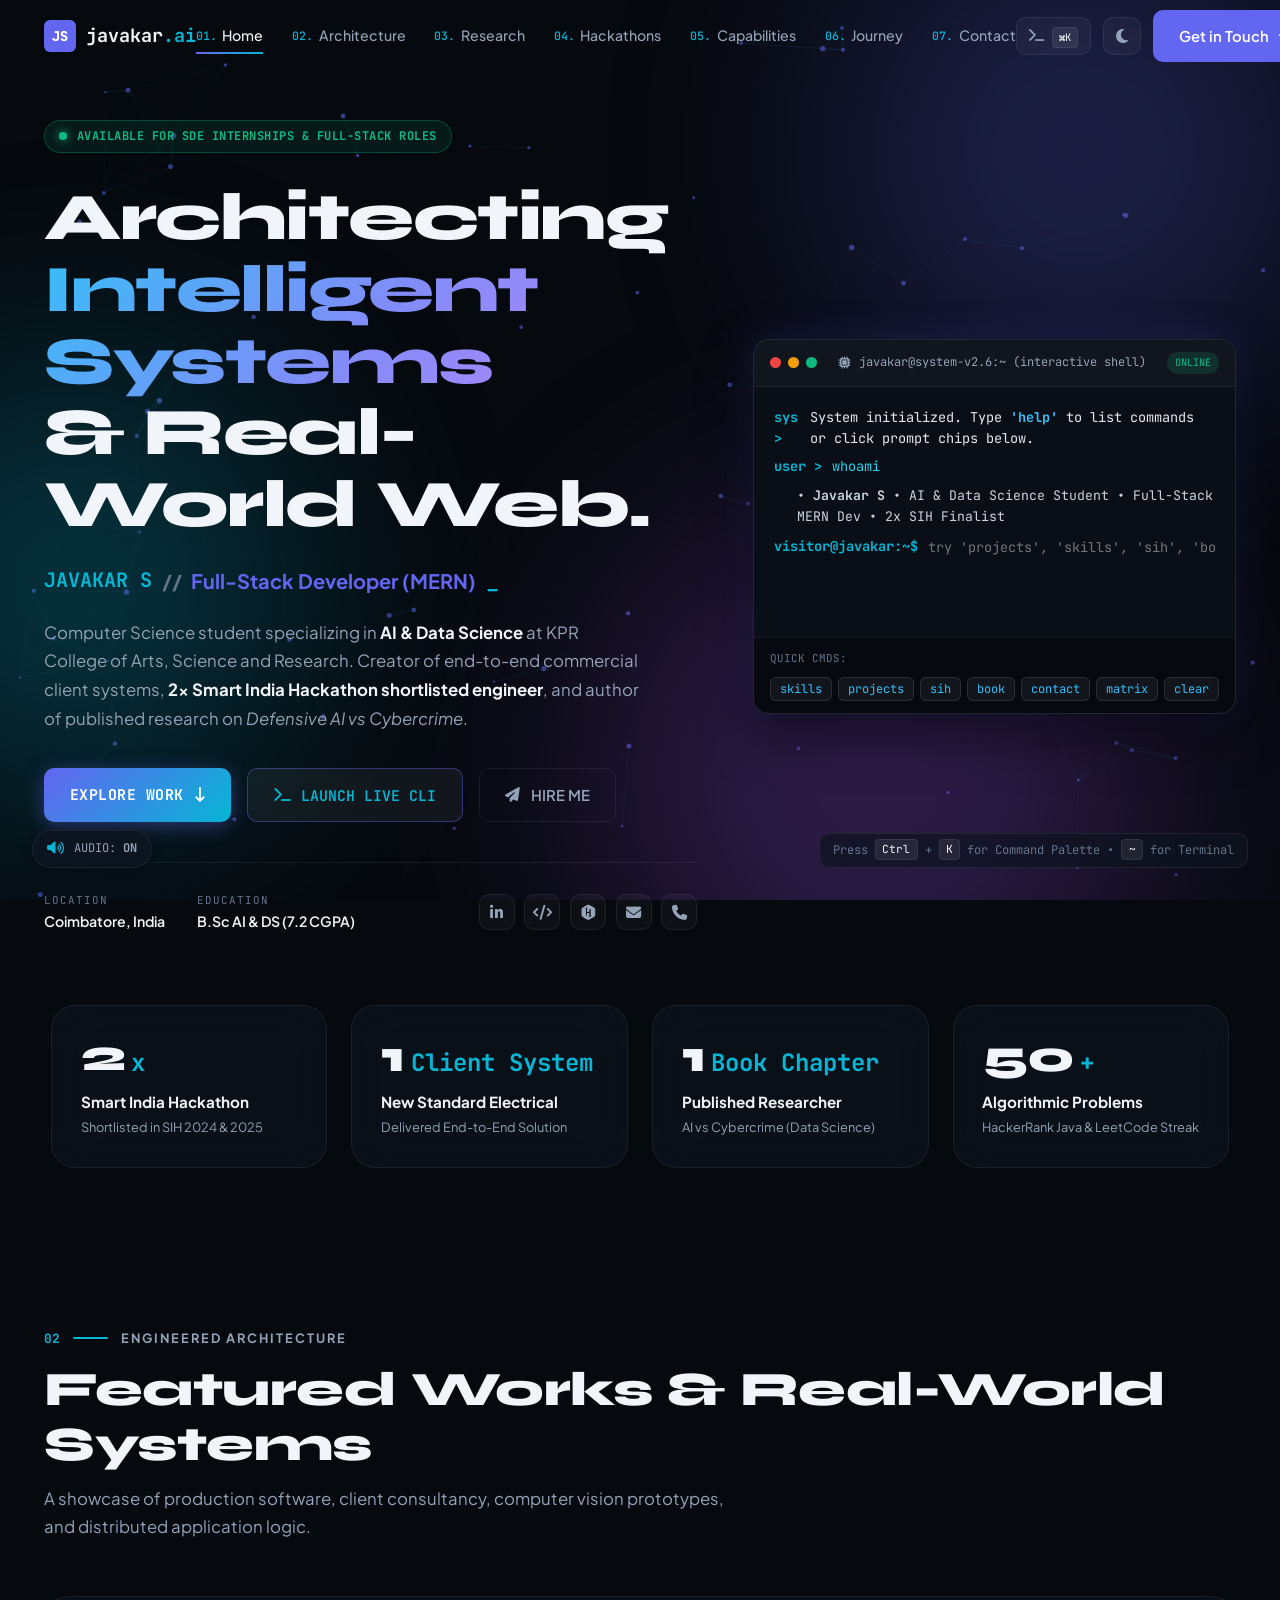
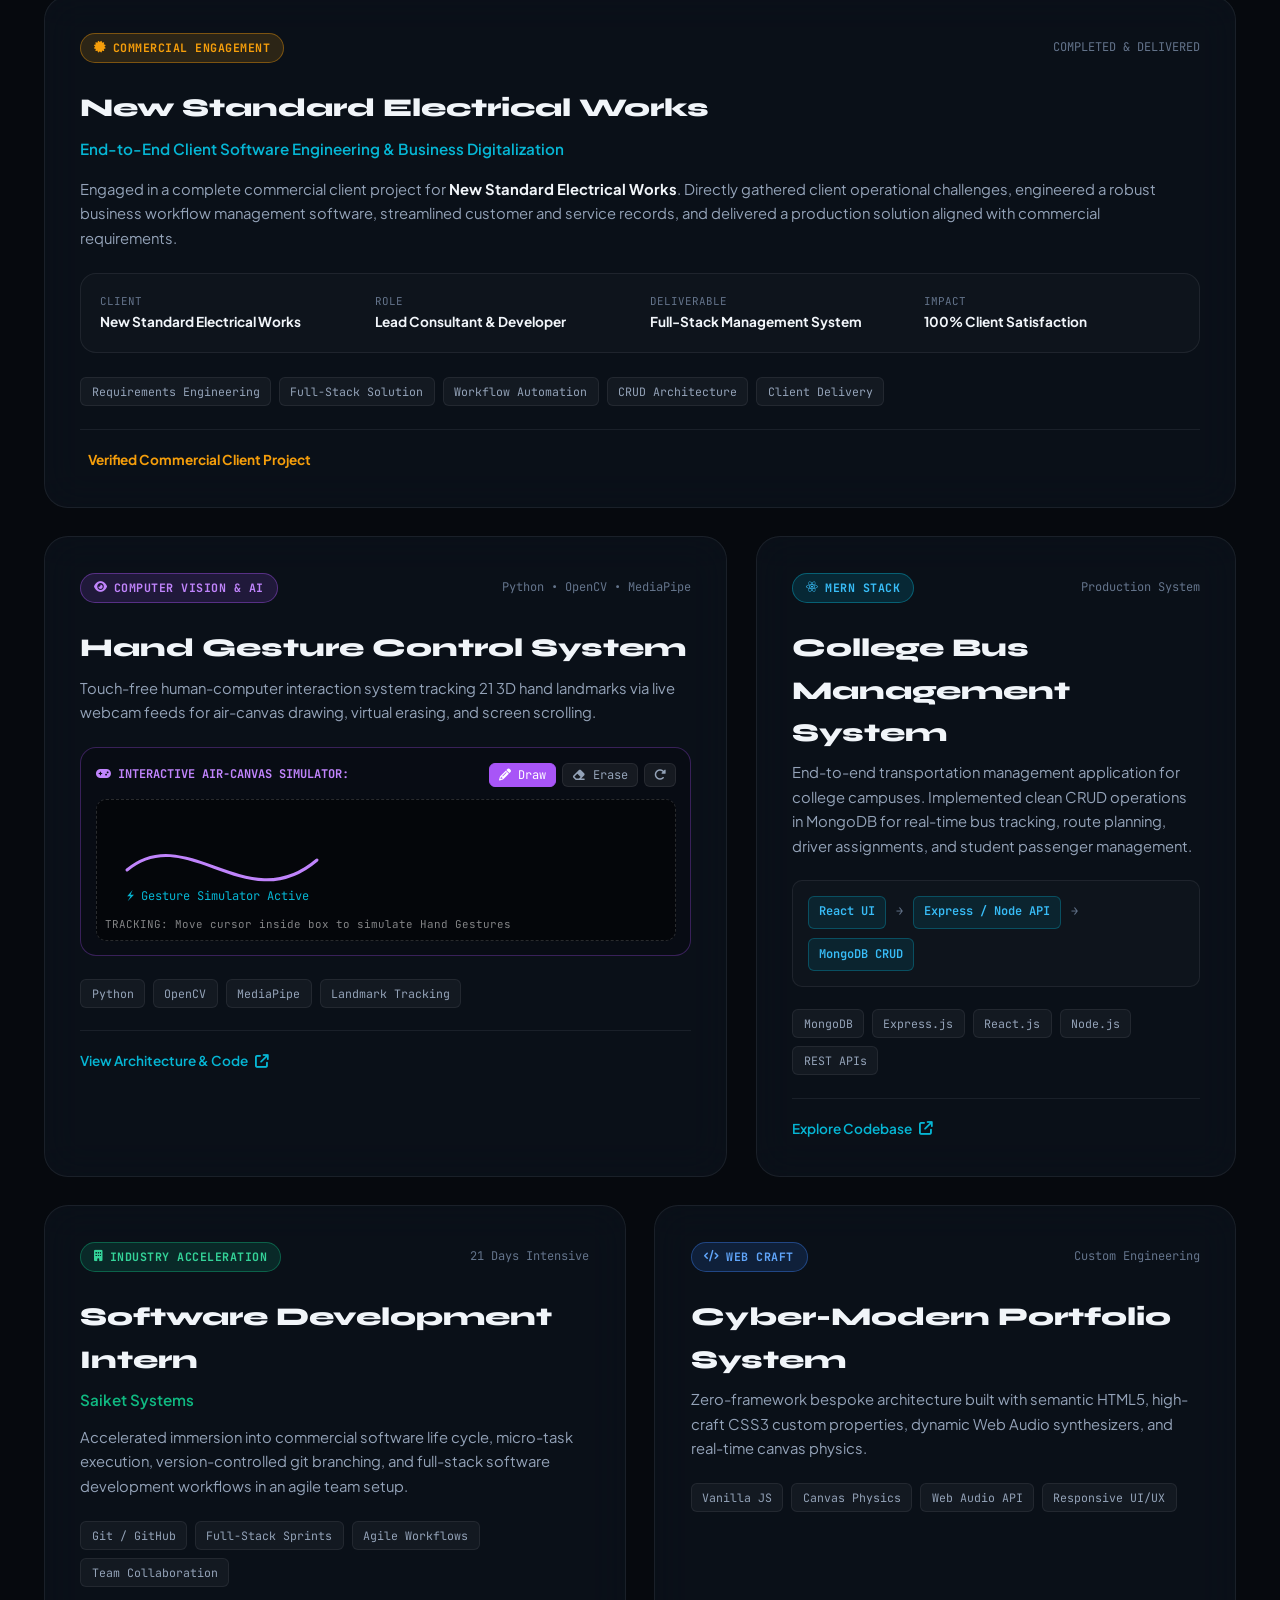
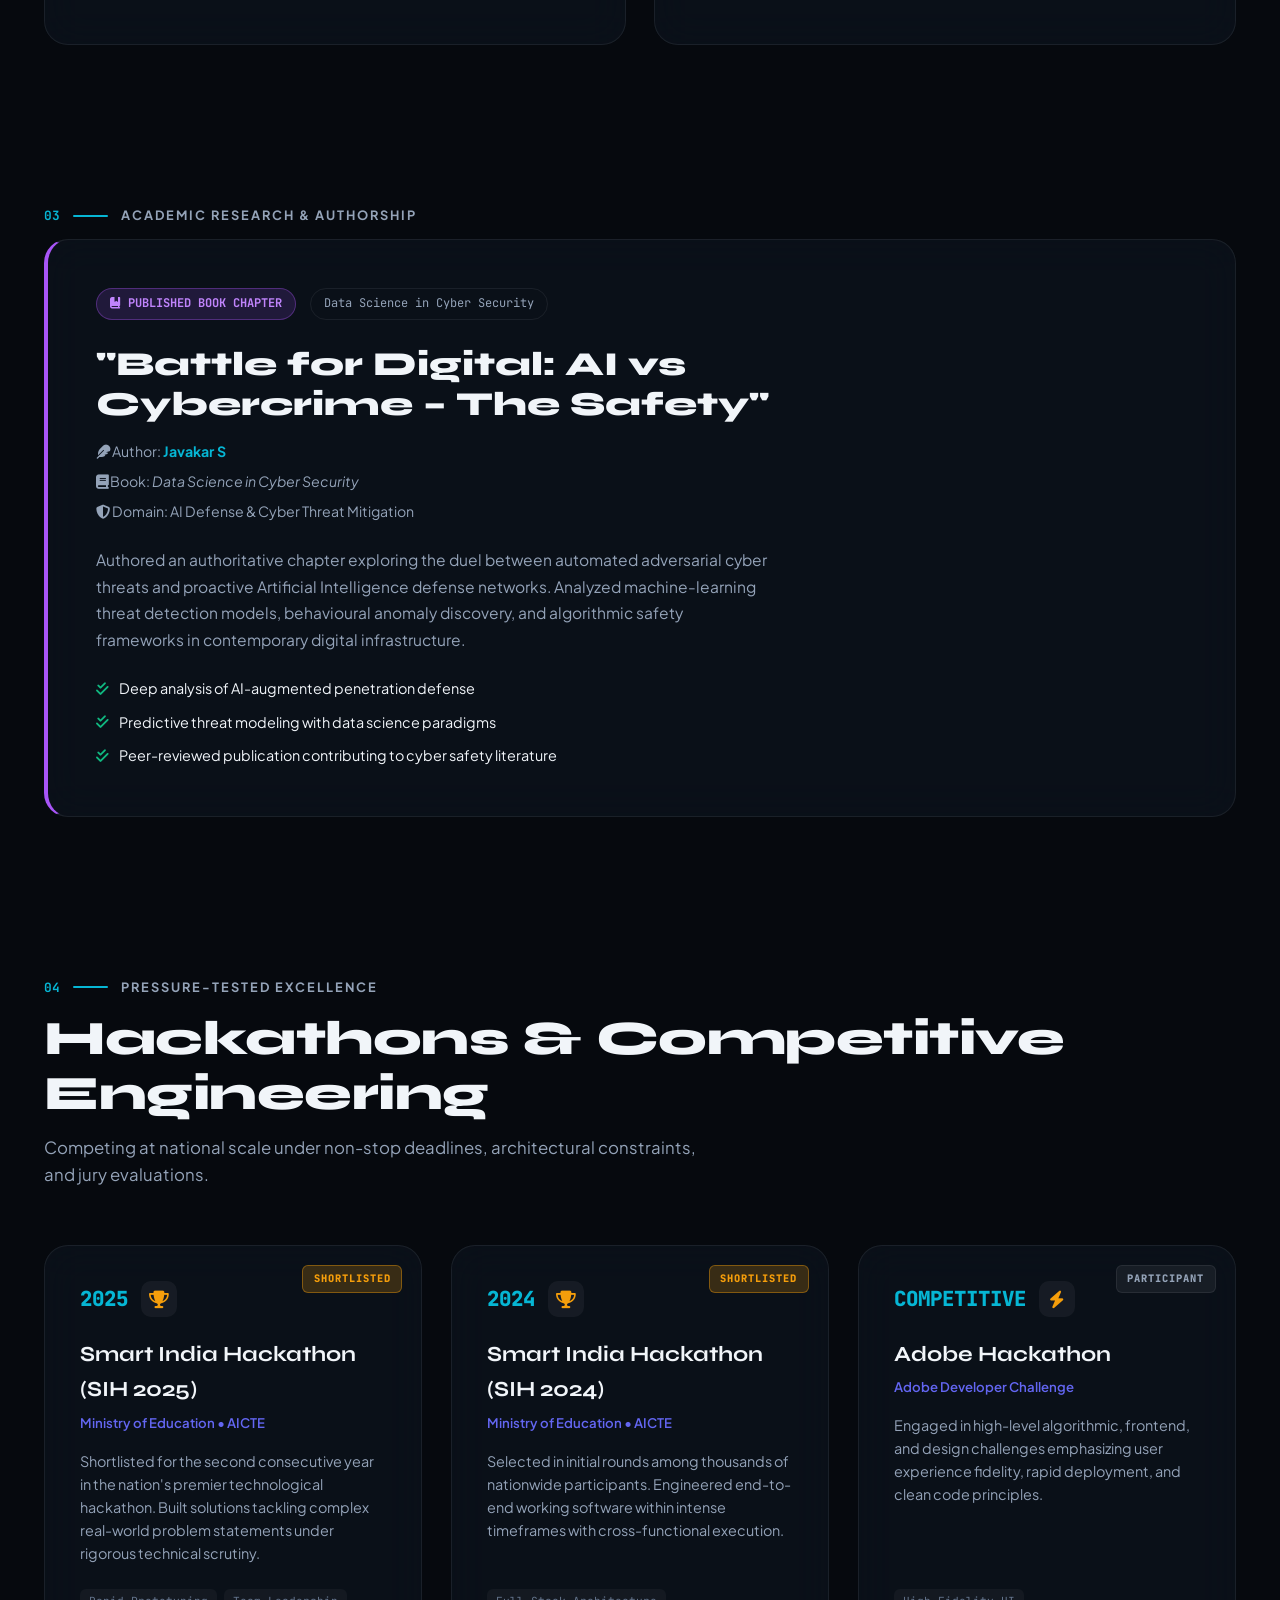
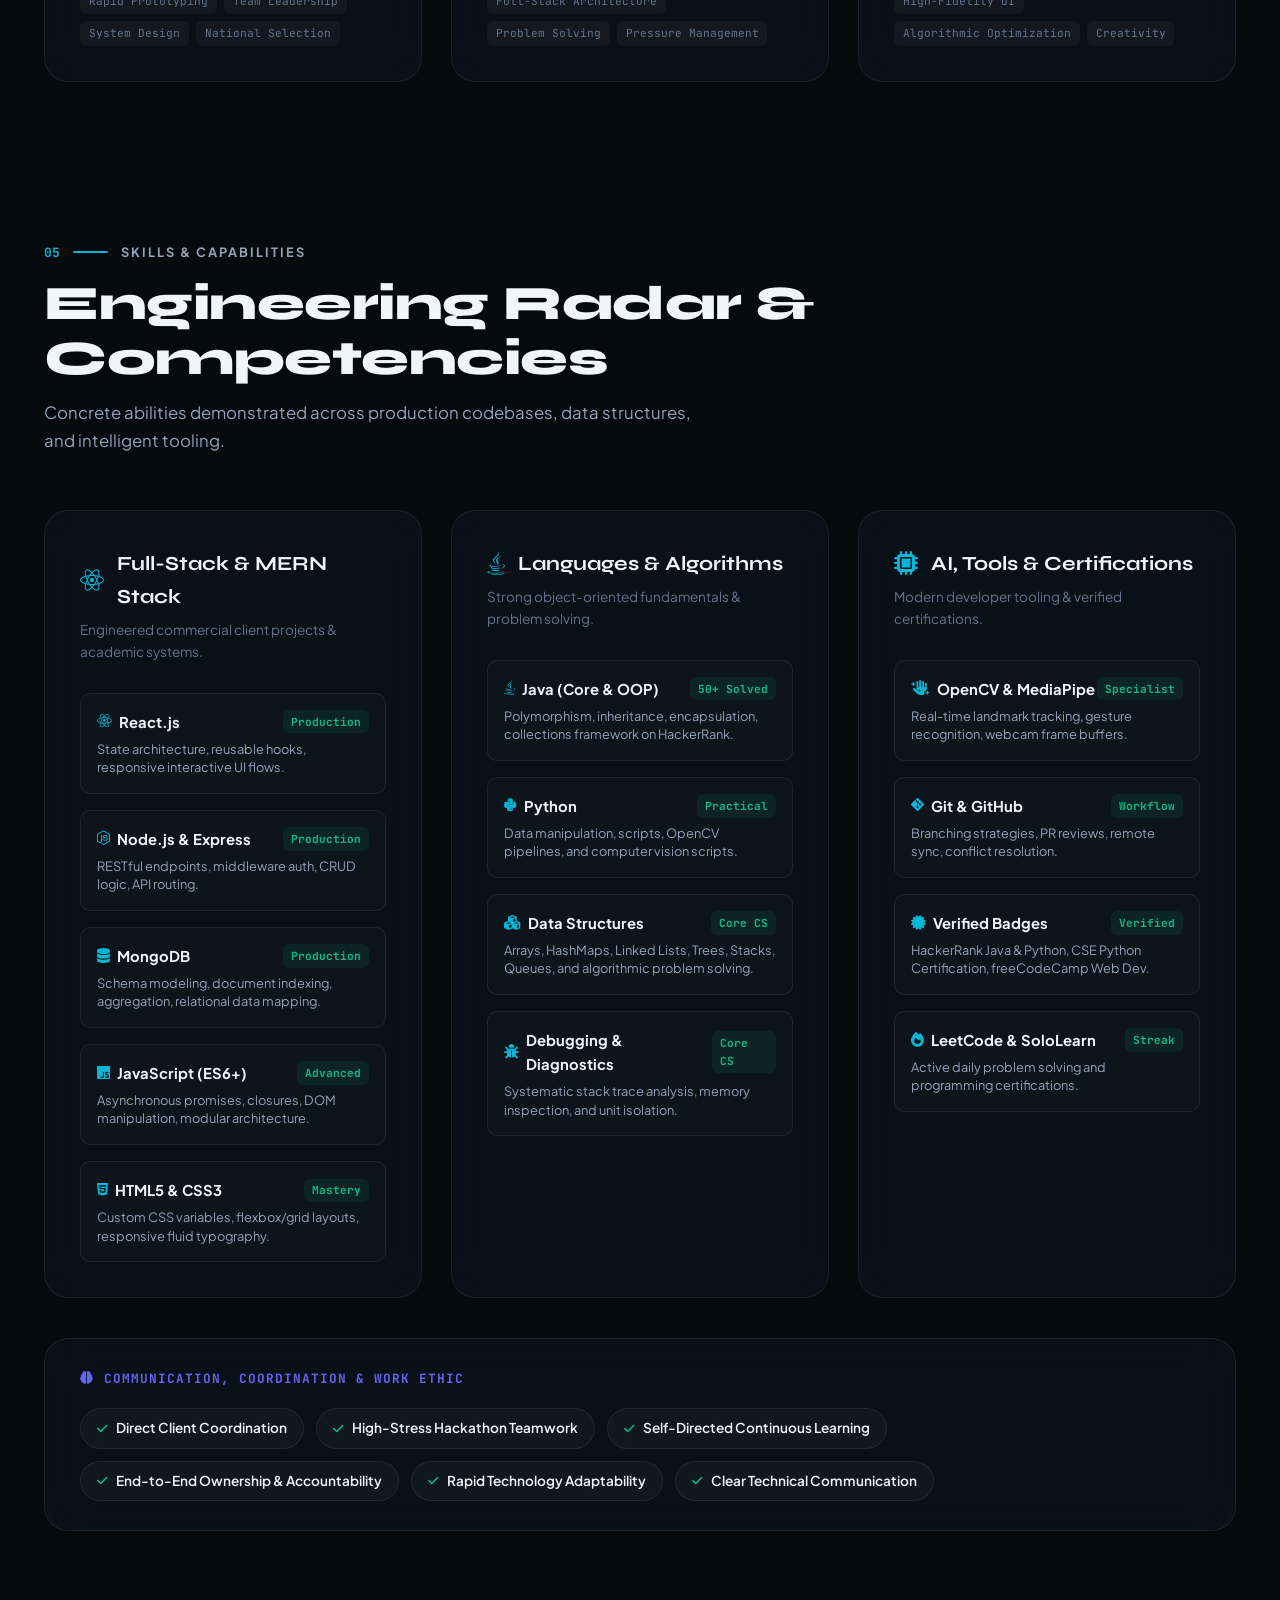
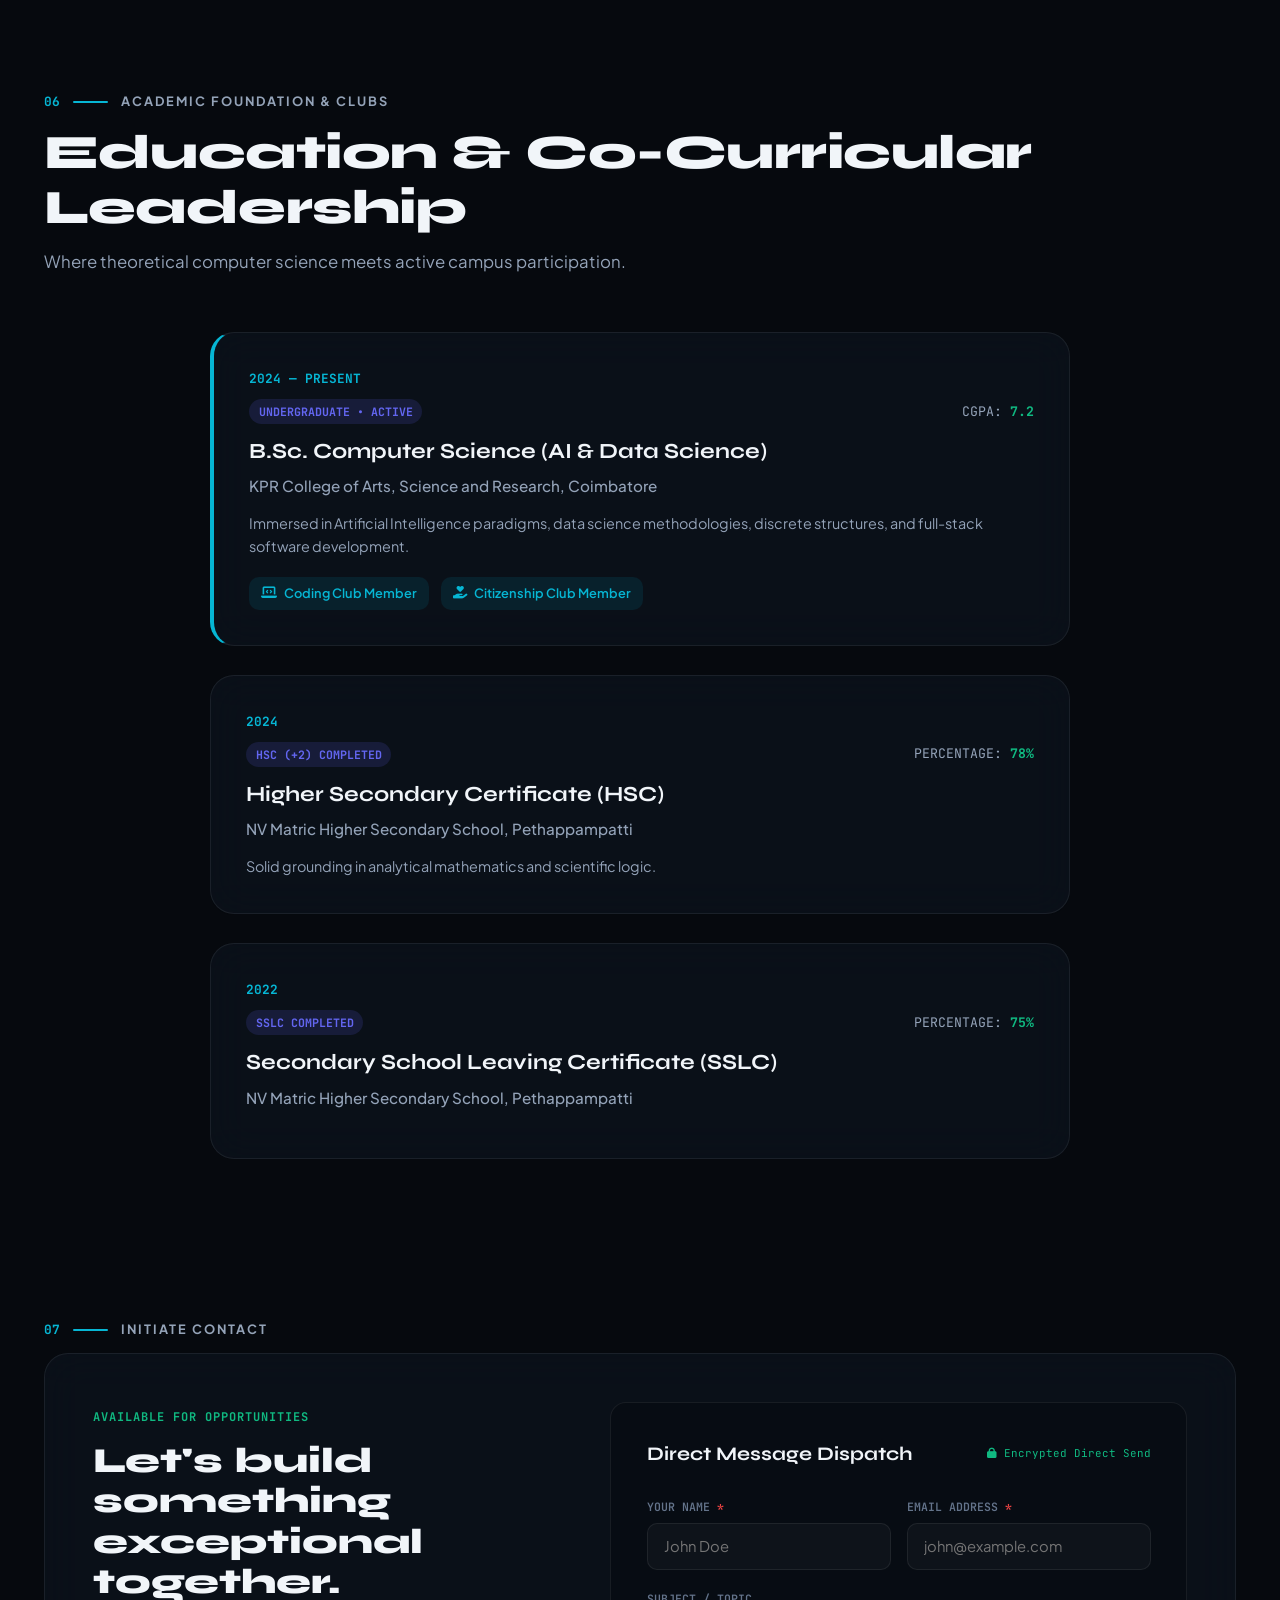
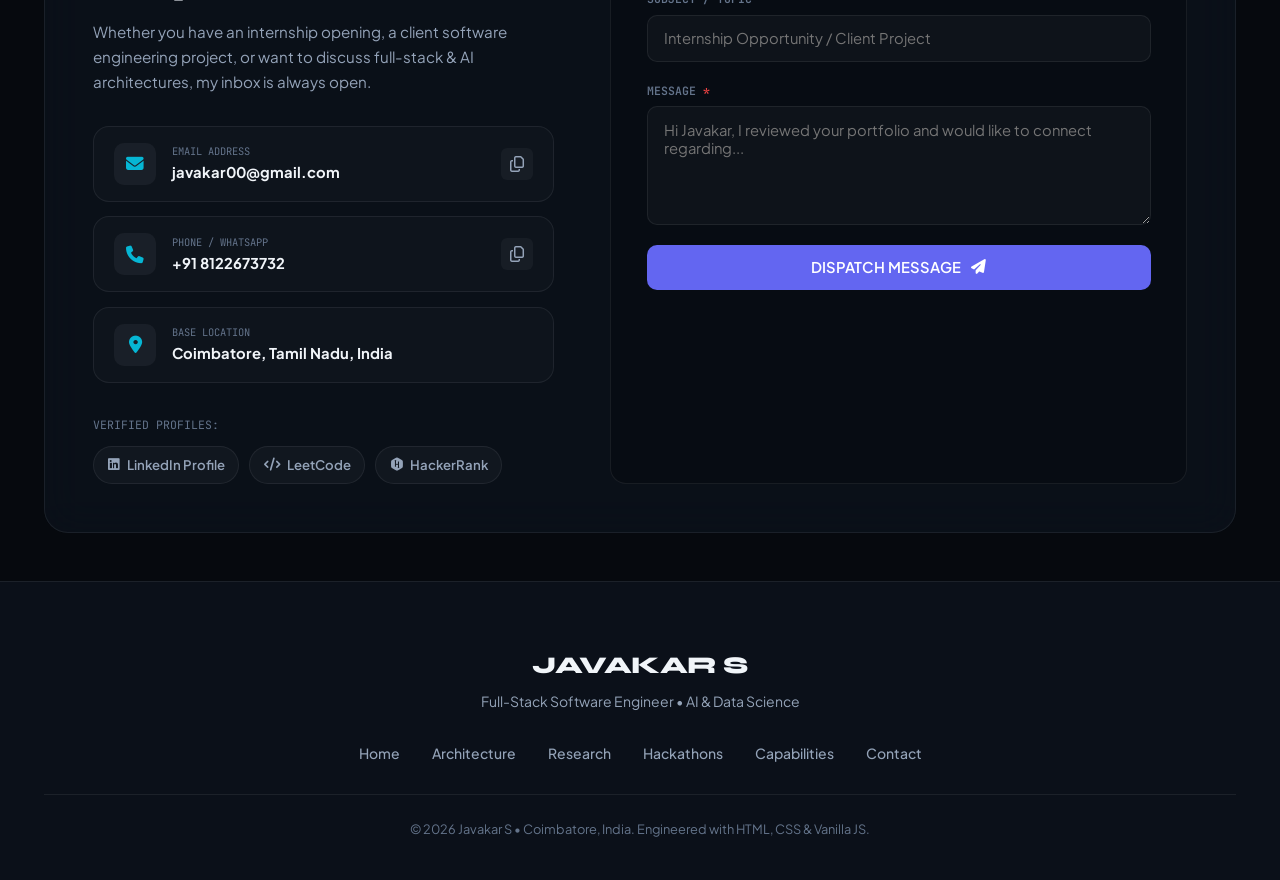
<file: index.html>
<!DOCTYPE html>
<html lang="en">
<head>
  <meta charset="UTF-8" />
  <meta name="viewport" content="width=device-width, initial-scale=1.0" />
  <title>Javakar S — Cyber-Architect & Full-Stack AI Engineer</title>
  <meta name="description" content="Portfolio of Javakar S — Full-Stack Developer (MERN Stack, Java, Python) & AI/Data Science Student. 2x SIH Shortlisted, Published Book Author, Commercial Client Project Delivery." />
  <meta name="keywords" content="Javakar S, Software Engineer, Full-Stack Developer, AI Data Science, MERN Stack, Smart India Hackathon, Coimbatore, Portfolio" />
  <meta name="author" content="Javakar S" />

  <!-- Open Graph -->
  <meta property="og:title" content="Javakar S — Full-Stack Developer & AI/DS Engineer" />
  <meta property="og:description" content="Explore real-world client systems, SIH hackathons, published AI research, and interactive computer vision demos." />
  <meta property="og:type" content="website" />

  <!-- Favicon -->
  <link rel="icon" type="image/svg+xml" href="data:image/svg+xml,<svg xmlns='http://www.w3.org/2000/svg' viewBox='0 0 100 100'><rect width='100' height='100' rx='25' fill='%236366f1'/><path d='M35 28 h30 v12 h-18 v28 c0 9 -5 14 -14 14 h-6 v-11 h4 c3 0 4 -2 4 -5 z' fill='%23ffffff'/><circle cx='70' cy='68' r='8' fill='%2306b6d4'/></svg>" />

  <!-- Fonts: Plus Jakarta Sans, Syne for high-fashion futuristic headings, JetBrains Mono -->
  <link rel="preconnect" href="https://fonts.googleapis.com" />
  <link rel="preconnect" href="https://fonts.gstatic.com" crossorigin />
  <link href="https://fonts.googleapis.com/css2?family=JetBrains+Mono:ital,wght@0,300;0,400;0,500;0,600;0,700;1,400&family=Plus+Jakarta+Sans:wght@300;400;500;600;700;800&family=Syne:wght@700;800;900&display=swap" rel="stylesheet" />

  <!-- Font Awesome 6 Icons -->
  <link rel="stylesheet" href="https://cdnjs.cloudflare.com/ajax/libs/font-awesome/6.5.1/css/all.min.css" integrity="sha512-DTOQO9RWCH3ppGqcWaEA1BIZOC6xxalwEsw9c2QQeAIftl+Vegovlnee1c9QX4TctnWMn13TZye+giMm8e2LwA==" crossorigin="anonymous" referrerpolicy="no-referrer" />

  <link rel="stylesheet" href="style.css" />
</head>
<body data-theme="dark">

  <!-- Interactive Neural Constellation Background Canvas -->
  <canvas id="neural-canvas"></canvas>

  <!-- Ambient Lighting Glows -->
  <div class="ambient-glows">
    <div class="glow-spot spot-primary"></div>
    <div class="glow-spot spot-secondary"></div>
    <div class="glow-spot spot-accent"></div>
  </div>

  <!-- Sound Audio FX Indicator Pill -->
  <div class="hud-sound-pill" id="sound-toggle" title="Toggle audio feedback">
    <i class="fa-solid fa-volume-high" id="sound-icon"></i>
    <span class="hud-sound-text">AUDIO: <strong id="sound-status">ON</strong></span>
  </div>

  <!-- KEYBOARD HUD HINT -->
  <div class="keyboard-hud-hint">
    <span>Press <kbd>Ctrl</kbd> + <kbd>K</kbd> for Command Palette &bull; <kbd>~</kbd> for Terminal</span>
  </div>

  <!-- ================= HEADER NAVIGATION ================= -->
  <header class="header" id="header">
    <div class="container header__container">
      <!-- Brand Logo -->
      <a href="#hero" class="brand-logo" aria-label="Javakar S">
        <span class="logo-chip">JS</span>
        <span class="logo-text">javakar<span class="logo-accent">.ai</span></span>
      </a>

      <!-- Center Navigation Links -->
      <nav class="nav__menu" id="nav-menu">
        <ul class="nav__list">
          <li class="nav__item"><a href="#hero" class="nav__link active-link"><span>01.</span> Home</a></li>
          <li class="nav__item"><a href="#bento" class="nav__link"><span>02.</span> Architecture</a></li>
          <li class="nav__item"><a href="#research" class="nav__link"><span>03.</span> Research</a></li>
          <li class="nav__item"><a href="#hackathons" class="nav__link"><span>04.</span> Hackathons</a></li>
          <li class="nav__item"><a href="#capabilities" class="nav__link"><span>05.</span> Capabilities</a></li>
          <li class="nav__item"><a href="#journey" class="nav__link"><span>06.</span> Journey</a></li>
          <li class="nav__item"><a href="#contact" class="nav__link"><span>07.</span> Contact</a></li>
        </ul>
        <button class="nav__close" id="nav-close" aria-label="Close menu">
          <i class="fa-solid fa-xmark"></i>
        </button>
      </nav>

      <!-- Action Cluster -->
      <div class="header__actions">
        <!-- Command Palette Trigger Button -->
        <button class="action-btn cmd-btn" id="cmd-trigger" aria-label="Open Command Palette (Ctrl+K)">
          <i class="fa-solid fa-terminal"></i>
          <span class="cmd-shortcut"><kbd>⌘K</kbd></span>
        </button>

        <!-- Theme Toggle -->
        <button class="action-btn theme-btn" id="theme-toggle" aria-label="Toggle Dark/Light Mode">
          <i class="fa-solid fa-moon icon-moon"></i>
          <i class="fa-solid fa-sun icon-sun"></i>
        </button>

        <!-- CTA Direct Contact -->
        <a href="#contact" class="btn btn--cyber nav__contact-btn">
          <span>Get in Touch</span>
          <i class="fa-solid fa-arrow-right"></i>
        </a>

        <!-- Mobile Menu Toggle -->
        <button class="mobile-toggle" id="nav-toggle" aria-label="Open Menu">
          <i class="fa-solid fa-bars-staggered"></i>
        </button>
      </div>
    </div>
  </header>

  <main class="main">
    <!-- ================= HERO SECTION ================= -->
    <section class="hero section" id="hero">
      <div class="container hero__grid">
        <!-- Hero Left Column: Narrative & Identity -->
        <div class="hero__intro">
          <div class="status-pill">
            <span class="status-dot"></span>
            <span class="status-text">AVAILABLE FOR SDE INTERNSHIPS &amp; FULL-STACK ROLES</span>
          </div>

          <h1 class="hero__headline">
            Architecting <br />
            <span class="text-gradient">Intelligent Systems</span> <br />
            &amp; Real-World Web.
          </h1>

          <div class="hero__identity">
            <span class="identity-name">JAVAKAR S</span>
            <span class="identity-separator">//</span>
            <span class="identity-role" id="typewriter">Full-Stack Developer</span>
            <span class="cursor">_</span>
          </div>

          <p class="hero__lead">
            Computer Science student specializing in <strong>AI &amp; Data Science</strong> at KPR College of Arts, Science and Research. Creator of end-to-end commercial client systems, <strong>2x Smart India Hackathon shortlisted engineer</strong>, and author of published research on <em>Defensive AI vs Cybercrime</em>.
          </p>

          <!-- Core Action Cluster -->
          <div class="hero__cta-group">
            <a href="#bento" class="btn btn--glitch">
              <span class="btn__text">EXPLORE WORK</span>
              <span class="btn__icon"><i class="fa-solid fa-arrow-down-long"></i></span>
            </a>
            <button class="btn btn--terminal" id="launch-cli-btn">
              <i class="fa-solid fa-terminal"></i>
              <span>LAUNCH LIVE CLI</span>
            </button>
            <a href="mailto:javakar00@gmail.com" class="btn btn--ghost">
              <i class="fa-solid fa-paper-plane"></i>
              <span>HIRE ME</span>
            </a>
          </div>

          <!-- Social Matrix & Quick Telemetry -->
          <div class="hero__telemetry">
            <div class="telemetry-item">
              <span class="telemetry-label">LOCATION</span>
              <span class="telemetry-val">Coimbatore, India</span>
            </div>
            <div class="telemetry-item">
              <span class="telemetry-label">EDUCATION</span>
              <span class="telemetry-val">B.Sc AI &amp; DS (7.2 CGPA)</span>
            </div>
            <div class="telemetry-socials">
              <a href="https://linkedin.com/in/javakar-s-51949038b" target="_blank" rel="noopener noreferrer" class="social-chip" title="LinkedIn">
                <i class="fa-brands fa-linkedin-in"></i>
              </a>
              <a href="https://leetcode.com/u/Javakar_S" target="_blank" rel="noopener noreferrer" class="social-chip" title="LeetCode Profile">
                <i class="fa-solid fa-code"></i>
              </a>
              <a href="https://hackerrank.com/profile/javakar_28k24" target="_blank" rel="noopener noreferrer" class="social-chip" title="HackerRank Profile">
                <i class="fa-brands fa-hackerrank"></i>
              </a>
              <a href="mailto:javakar00@gmail.com" class="social-chip" title="Direct Email">
                <i class="fa-solid fa-envelope"></i>
              </a>
              <a href="tel:8122673732" class="social-chip" title="Phone">
                <i class="fa-solid fa-phone"></i>
              </a>
            </div>
          </div>
        </div>

        <!-- Hero Right Column: Interactive Cyber Terminal -->
        <div class="hero__terminal-wrapper">
          <div class="cyber-window">
            <div class="window-header">
              <div class="window-controls">
                <span class="ctrl-dot dot-close"></span>
                <span class="ctrl-dot dot-min"></span>
                <span class="ctrl-dot dot-max"></span>
              </div>
              <div class="window-title">
                <i class="fa-solid fa-microchip"></i> javakar@system-v2.6:~ (interactive shell)
              </div>
              <div class="window-badge">ONLINE</div>
            </div>

            <div class="terminal-body" id="hero-terminal-screen">
              <div class="term-line welcome-line">
                <span class="term-prompt">sys &gt;</span>
                <span class="term-text">System initialized. Type <strong class="hl-cmd">'help'</strong> to list commands or click prompt chips below.</span>
              </div>
              <div class="term-line">
                <span class="term-prompt">user &gt;</span>
                <span class="term-text hl-cyan">whoami</span>
              </div>
              <div class="term-output">
                &bull; <strong>Javakar S</strong> &bull; AI &amp; Data Science Student &bull; Full-Stack MERN Dev &bull; 2x SIH Finalist
              </div>

              <!-- Live dynamic log output container -->
              <div id="term-dynamic-output"></div>

              <!-- Interactive prompt input -->
              <div class="term-input-row">
                <span class="term-prompt">visitor@javakar:~$</span>
                <input type="text" id="terminal-inline-input" class="term-inline-input" placeholder="try 'projects', 'skills', 'sih', 'book'..." autocomplete="off" spellcheck="false" />
              </div>
            </div>

            <!-- Quick Terminal Command Chips -->
            <div class="window-footer">
              <span class="chip-label">QUICK CMDS:</span>
              <div class="cmd-chips">
                <button class="cmd-chip" data-cmd="skills">skills</button>
                <button class="cmd-chip" data-cmd="projects">projects</button>
                <button class="cmd-chip" data-cmd="sih">sih</button>
                <button class="cmd-chip" data-cmd="book">book</button>
                <button class="cmd-chip" data-cmd="contact">contact</button>
                <button class="cmd-chip" data-cmd="matrix">matrix</button>
                <button class="cmd-chip" data-cmd="clear">clear</button>
              </div>
            </div>
          </div>
        </div>
      </div>

      <!-- Live Metric Strip -->
      <div class="container hero__metrics-strip">
        <div class="metric-block" data-spotlight>
          <div class="metric-top">
            <span class="metric-counter" data-target="2">0</span>
            <span class="metric-unit">x</span>
          </div>
          <span class="metric-title">Smart India Hackathon</span>
          <span class="metric-desc">Shortlisted in SIH 2024 &amp; 2025</span>
        </div>

        <div class="metric-block" data-spotlight>
          <div class="metric-top">
            <span class="metric-counter" data-target="1">0</span>
            <span class="metric-unit">Client System</span>
          </div>
          <span class="metric-title">New Standard Electrical</span>
          <span class="metric-desc">Delivered End-to-End Solution</span>
        </div>

        <div class="metric-block" data-spotlight>
          <div class="metric-top">
            <span class="metric-counter" data-target="1">0</span>
            <span class="metric-unit">Book Chapter</span>
          </div>
          <span class="metric-title">Published Researcher</span>
          <span class="metric-desc">AI vs Cybercrime (Data Science)</span>
        </div>

        <div class="metric-block" data-spotlight>
          <div class="metric-top">
            <span class="metric-counter" data-target="50">0</span>
            <span class="metric-unit">+</span>
          </div>
          <span class="metric-title">Algorithmic Problems</span>
          <span class="metric-desc">HackerRank Java &amp; LeetCode Streak</span>
        </div>
      </div>
    </section>

    <!-- ================= BENTO GRID PROJECTS ================= -->
    <section class="section bento-section" id="bento">
      <div class="container">
        <div class="section-tag">
          <span class="tag-number">02</span>
          <span class="tag-line"></span>
          <span class="tag-text">ENGINEERED ARCHITECTURE</span>
        </div>
        <div class="section-heading-cluster">
          <h2 class="section-headline">Featured Works &amp; Real-World Systems</h2>
          <p class="section-lead">A showcase of production software, client consultancy, computer vision prototypes, and distributed application logic.</p>
        </div>

        <!-- Asymmetric Bento Grid -->
        <div class="bento-grid">
          <!-- BENTO 1: Client Consultancy (Featured Large Card) -->
          <div class="bento-card bento-card--large client-card" data-spotlight>
            <div class="card-glow-bg"></div>
            <div class="bento-header">
              <div class="bento-pill pill-gold">
                <i class="fa-solid fa-certificate"></i> COMMERCIAL ENGAGEMENT
              </div>
              <span class="bento-meta">COMPLETED &amp; DELIVERED</span>
            </div>

            <div class="bento-body">
              <h3 class="bento-title">New Standard Electrical Works</h3>
              <p class="bento-subtitle">End-to-End Client Software Engineering &amp; Business Digitalization</p>

              <p class="bento-text">
                Engaged in a complete commercial client project for <strong>New Standard Electrical Works</strong>. Directly gathered client operational challenges, engineered a robust business workflow management software, streamlined customer and service records, and delivered a production solution aligned with commercial requirements.
              </p>

              <div class="bento-specs">
                <div class="spec-item">
                  <span class="spec-label">CLIENT</span>
                  <span class="spec-val">New Standard Electrical Works</span>
                </div>
                <div class="spec-item">
                  <span class="spec-label">ROLE</span>
                  <span class="spec-val">Lead Consultant &amp; Developer</span>
                </div>
                <div class="spec-item">
                  <span class="spec-label">DELIVERABLE</span>
                  <span class="spec-val">Full-Stack Management System</span>
                </div>
                <div class="spec-item">
                  <span class="spec-label">IMPACT</span>
                  <span class="spec-val">100% Client Satisfaction</span>
                </div>
              </div>

              <div class="tech-stack-row">
                <span class="tech-tag">Requirements Engineering</span>
                <span class="tech-tag">Full-Stack Solution</span>
                <span class="tech-tag">Workflow Automation</span>
                <span class="tech-tag">CRUD Architecture</span>
                <span class="tech-tag">Client Delivery</span>
              </div>
            </div>

            <div class="bento-footer">
              <span class="client-seal">
                <i class="fa-solid fa-shield-check"></i> Verified Commercial Client Project
              </span>
            </div>
          </div>

          <!-- BENTO 2: Hand Gesture Control System (With Interactive Live CV Lab Canvas!) -->
          <div class="bento-card cv-card" data-spotlight>
            <div class="bento-header">
              <div class="bento-pill pill-purple">
                <i class="fa-solid fa-eye"></i> COMPUTER VISION &amp; AI
              </div>
              <span class="bento-meta">Python &bull; OpenCV &bull; MediaPipe</span>
            </div>

            <div class="bento-body">
              <h3 class="bento-title">Hand Gesture Control System</h3>
              <p class="bento-text">
                Touch-free human-computer interaction system tracking 21 3D hand landmarks via live webcam feeds for air-canvas drawing, virtual erasing, and screen scrolling.
              </p>

              <!-- LIVE INTERACTIVE MINI-LAB SIMULATOR -->
              <div class="interactive-cv-lab">
                <div class="lab-toolbar">
                  <span class="lab-title"><i class="fa-solid fa-gamepad"></i> INTERACTIVE AIR-CANVAS SIMULATOR:</span>
                  <div class="lab-modes">
                    <button class="lab-btn active" id="lab-draw-mode" title="Air Draw"><i class="fa-solid fa-pencil"></i> Draw</button>
                    <button class="lab-btn" id="lab-erase-mode" title="Gesture Erase"><i class="fa-solid fa-eraser"></i> Erase</button>
                    <button class="lab-btn" id="lab-clear-canvas" title="Reset Canvas"><i class="fa-solid fa-rotate-right"></i></button>
                  </div>
                </div>
                <div class="canvas-container">
                  <canvas id="gesture-sim-canvas" width="340" height="150"></canvas>
                  <div class="canvas-hud-overlay">
                    <span id="gesture-hud-text">TRACKING: Move cursor inside box to simulate Hand Gestures</span>
                  </div>
                </div>
              </div>

              <div class="tech-stack-row">
                <span class="tech-tag">Python</span>
                <span class="tech-tag">OpenCV</span>
                <span class="tech-tag">MediaPipe</span>
                <span class="tech-tag">Landmark Tracking</span>
              </div>
            </div>

            <div class="bento-footer">
              <a href="https://github.com/javakar-s" target="_blank" rel="noopener noreferrer" class="link-btn">
                <span>View Architecture &amp; Code</span>
                <i class="fa-solid fa-arrow-up-right-from-square"></i>
              </a>
            </div>
          </div>

          <!-- BENTO 3: College Bus Management System -->
          <div class="bento-card mern-card" data-spotlight>
            <div class="bento-header">
              <div class="bento-pill pill-cyan">
                <i class="fa-brands fa-react"></i> MERN STACK
              </div>
              <span class="bento-meta">Production System</span>
            </div>

            <div class="bento-body">
              <h3 class="bento-title">College Bus Management System</h3>
              <p class="bento-text">
                End-to-end transportation management application for college campuses. Implemented clean CRUD operations in MongoDB for real-time bus tracking, route planning, driver assignments, and student passenger management.
              </p>

              <div class="arch-flow">
                <div class="flow-node"><span>React UI</span></div>
                <div class="flow-arrow">&rarr;</div>
                <div class="flow-node"><span>Express / Node API</span></div>
                <div class="flow-arrow">&rarr;</div>
                <div class="flow-node"><span>MongoDB CRUD</span></div>
              </div>

              <div class="tech-stack-row">
                <span class="tech-tag">MongoDB</span>
                <span class="tech-tag">Express.js</span>
                <span class="tech-tag">React.js</span>
                <span class="tech-tag">Node.js</span>
                <span class="tech-tag">REST APIs</span>
              </div>
            </div>

            <div class="bento-footer">
              <a href="https://github.com/javakar-s" target="_blank" rel="noopener noreferrer" class="link-btn">
                <span>Explore Codebase</span>
                <i class="fa-solid fa-arrow-up-right-from-square"></i>
              </a>
            </div>
          </div>

          <!-- BENTO 4: Saiket Systems Internship Sprint -->
          <div class="bento-card exp-card" data-spotlight>
            <div class="bento-header">
              <div class="bento-pill pill-emerald">
                <i class="fa-solid fa-building"></i> INDUSTRY ACCELERATION
              </div>
              <span class="bento-meta">21 Days Intensive</span>
            </div>

            <div class="bento-body">
              <h3 class="bento-title">Software Development Intern</h3>
              <p class="bento-company">Saiket Systems</p>

              <p class="bento-text">
                Accelerated immersion into commercial software life cycle, micro-task execution, version-controlled git branching, and full-stack software development workflows in an agile team setup.
              </p>

              <div class="tech-stack-row">
                <span class="tech-tag">Git / GitHub</span>
                <span class="tech-tag">Full-Stack Sprints</span>
                <span class="tech-tag">Agile Workflows</span>
                <span class="tech-tag">Team Collaboration</span>
              </div>
            </div>
          </div>

          <!-- BENTO 5: Responsive Personal Portfolio Architecture -->
          <div class="bento-card web-card" data-spotlight>
            <div class="bento-header">
              <div class="bento-pill pill-blue">
                <i class="fa-solid fa-code"></i> WEB CRAFT
              </div>
              <span class="bento-meta">Custom Engineering</span>
            </div>

            <div class="bento-body">
              <h3 class="bento-title">Cyber-Modern Portfolio System</h3>
              <p class="bento-text">
                Zero-framework bespoke architecture built with semantic HTML5, high-craft CSS3 custom properties, dynamic Web Audio synthesizers, and real-time canvas physics.
              </p>

              <div class="tech-stack-row">
                <span class="tech-tag">Vanilla JS</span>
                <span class="tech-tag">Canvas Physics</span>
                <span class="tech-tag">Web Audio API</span>
                <span class="tech-tag">Responsive UI/UX</span>
              </div>
            </div>
          </div>
        </div>
      </div>
    </section>

    <!-- ================= PUBLISHED RESEARCH SPOTLIGHT ================= -->
    <section class="section research-section" id="research">
      <div class="container">
        <div class="section-tag">
          <span class="tag-number">03</span>
          <span class="tag-line"></span>
          <span class="tag-text">ACADEMIC RESEARCH &amp; AUTHORSHIP</span>
        </div>

        <div class="research-banner" data-spotlight>
          <div class="research-badge-strip">
            <span class="pub-type"><i class="fa-solid fa-book-bookmark"></i> PUBLISHED BOOK CHAPTER</span>
            <span class="pub-field">Data Science in Cyber Security</span>
          </div>

          <div class="research-content-grid">
            <div class="research-details">
              <h2 class="research-title">"Battle for Digital: AI vs Cybercrime – The Safety"</h2>
              <div class="research-meta">
                <span><i class="fa-solid fa-feather"></i> Author: <strong>Javakar S</strong></span>
                <span><i class="fa-solid fa-book"></i> Book: <em>Data Science in Cyber Security</em></span>
                <span><i class="fa-solid fa-shield-halved"></i> Domain: AI Defense &amp; Cyber Threat Mitigation</span>
              </div>

              <p class="research-summary">
                Authored an authoritative chapter exploring the duel between automated adversarial cyber threats and proactive Artificial Intelligence defense networks. Analyzed machine-learning threat detection models, behavioural anomaly discovery, and algorithmic safety frameworks in contemporary digital infrastructure.
              </p>

              <div class="research-highlights">
                <div class="rh-item">
                  <i class="fa-solid fa-check-double"></i>
                  <span>Deep analysis of AI-augmented penetration defense</span>
                </div>
                <div class="rh-item">
                  <i class="fa-solid fa-check-double"></i>
                  <span>Predictive threat modeling with data science paradigms</span>
                </div>
                <div class="rh-item">
                  <i class="fa-solid fa-check-double"></i>
                  <span>Peer-reviewed publication contributing to cyber safety literature</span>
                </div>
              </div>
            </div>

            <!-- 3D Book Visualization Graphic -->
            <div class="research-book-3d">
              <div class="book-spine-card">
                <div class="book-cover">
                  <div class="book-header">
                    <span>RESEARCH MONOGRAPH</span>
                    <i class="fa-solid fa-fingerprint"></i>
                  </div>
                  <h4 class="book-title-mock">Battle for Digital</h4>
                  <p class="book-sub-mock">AI vs Cybercrime: The Safety</p>
                  <div class="book-author-mock">By Javakar S</div>
                  <div class="book-badge-mock">Published in Data Science in Cyber Security</div>
                </div>
              </div>
            </div>
          </div>
        </div>
      </div>
    </section>

    <!-- ================= HACKATHONS & WAR ROOM ================= -->
    <section class="section hackathons-section" id="hackathons">
      <div class="container">
        <div class="section-tag">
          <span class="tag-number">04</span>
          <span class="tag-line"></span>
          <span class="tag-text">PRESSURE-TESTED EXCELLENCE</span>
        </div>
        <div class="section-heading-cluster">
          <h2 class="section-headline">Hackathons &amp; Competitive Engineering</h2>
          <p class="section-lead">Competing at national scale under non-stop deadlines, architectural constraints, and jury evaluations.</p>
        </div>

        <div class="hackathons-grid">
          <!-- SIH 2025 -->
          <div class="hack-card sih-card" data-spotlight>
            <div class="hack-stamp">SHORTLISTED</div>
            <div class="hack-header">
              <div class="hack-year">2025</div>
              <div class="hack-logo-badge"><i class="fa-solid fa-trophy"></i></div>
            </div>
            <h3 class="hack-title">Smart India Hackathon (SIH 2025)</h3>
            <span class="hack-org">Ministry of Education &bull; AICTE</span>
            <p class="hack-desc">
              Shortlisted for the second consecutive year in the nation's premier technological hackathon. Built solutions tackling complex real-world problem statements under rigorous technical scrutiny.
            </p>
            <div class="hack-skills">
              <span>Rapid Prototyping</span>
              <span>Team Leadership</span>
              <span>System Design</span>
              <span>National Selection</span>
            </div>
          </div>

          <!-- SIH 2024 -->
          <div class="hack-card sih-card" data-spotlight>
            <div class="hack-stamp">SHORTLISTED</div>
            <div class="hack-header">
              <div class="hack-year">2024</div>
              <div class="hack-logo-badge"><i class="fa-solid fa-trophy"></i></div>
            </div>
            <h3 class="hack-title">Smart India Hackathon (SIH 2024)</h3>
            <span class="hack-org">Ministry of Education &bull; AICTE</span>
            <p class="hack-desc">
              Selected in initial rounds among thousands of nationwide participants. Engineered end-to-end working software within intense timeframes with cross-functional execution.
            </p>
            <div class="hack-skills">
              <span>Full-Stack Architecture</span>
              <span>Problem Solving</span>
              <span>Pressure Management</span>
            </div>
          </div>

          <!-- Adobe Hackathon -->
          <div class="hack-card adobe-card" data-spotlight>
            <div class="hack-stamp normal">PARTICIPANT</div>
            <div class="hack-header">
              <div class="hack-year">COMPETITIVE</div>
              <div class="hack-logo-badge"><i class="fa-solid fa-bolt"></i></div>
            </div>
            <h3 class="hack-title">Adobe Hackathon</h3>
            <span class="hack-org">Adobe Developer Challenge</span>
            <p class="hack-desc">
              Engaged in high-level algorithmic, frontend, and design challenges emphasizing user experience fidelity, rapid deployment, and clean code principles.
            </p>
            <div class="hack-skills">
              <span>High-Fidelity UI</span>
              <span>Algorithmic Optimization</span>
              <span>Creativity</span>
            </div>
          </div>
        </div>
      </div>
    </section>

    <!-- ================= CAPABILITIES & ENGINEERING MATRIX ================= -->
    <section class="section matrix-section" id="capabilities">
      <div class="container">
        <div class="section-tag">
          <span class="tag-number">05</span>
          <span class="tag-line"></span>
          <span class="tag-text">SKILLS &amp; CAPABILITIES</span>
        </div>
        <div class="section-heading-cluster">
          <h2 class="section-headline">Engineering Radar &amp; Competencies</h2>
          <p class="section-lead">Concrete abilities demonstrated across production codebases, data structures, and intelligent tooling.</p>
        </div>

        <div class="capabilities-matrix">
          <!-- Col 1: Production Web & MERN -->
          <div class="matrix-column" data-spotlight>
            <div class="col-head">
              <i class="fa-brands fa-react"></i>
              <h3>Full-Stack &amp; MERN Stack</h3>
            </div>
            <p class="col-summary">Engineered commercial client projects &amp; academic systems.</p>

            <div class="capability-cards">
              <div class="cap-item">
                <div class="cap-top">
                  <span class="cap-name"><i class="fa-brands fa-react"></i> React.js</span>
                  <span class="cap-tier">Production</span>
                </div>
                <p class="cap-detail">State architecture, reusable hooks, responsive interactive UI flows.</p>
              </div>

              <div class="cap-item">
                <div class="cap-top">
                  <span class="cap-name"><i class="fa-brands fa-node-js"></i> Node.js &amp; Express</span>
                  <span class="cap-tier">Production</span>
                </div>
                <p class="cap-detail">RESTful endpoints, middleware auth, CRUD logic, API routing.</p>
              </div>

              <div class="cap-item">
                <div class="cap-top">
                  <span class="cap-name"><i class="fa-solid fa-database"></i> MongoDB</span>
                  <span class="cap-tier">Production</span>
                </div>
                <p class="cap-detail">Schema modeling, document indexing, aggregation, relational data mapping.</p>
              </div>

              <div class="cap-item">
                <div class="cap-top">
                  <span class="cap-name"><i class="fa-brands fa-js"></i> JavaScript (ES6+)</span>
                  <span class="cap-tier">Advanced</span>
                </div>
                <p class="cap-detail">Asynchronous promises, closures, DOM manipulation, modular architecture.</p>
              </div>

              <div class="cap-item">
                <div class="cap-top">
                  <span class="cap-name"><i class="fa-brands fa-html5"></i> HTML5 &amp; CSS3</span>
                  <span class="cap-tier">Mastery</span>
                </div>
                <p class="cap-detail">Custom CSS variables, flexbox/grid layouts, responsive fluid typography.</p>
              </div>
            </div>
          </div>

          <!-- Col 2: Core Languages & Algorithmic Foundation -->
          <div class="matrix-column" data-spotlight>
            <div class="col-head">
              <i class="fa-brands fa-java"></i>
              <h3>Languages &amp; Algorithms</h3>
            </div>
            <p class="col-summary">Strong object-oriented fundamentals &amp; problem solving.</p>

            <div class="capability-cards">
              <div class="cap-item">
                <div class="cap-top">
                  <span class="cap-name"><i class="fa-brands fa-java"></i> Java (Core &amp; OOP)</span>
                  <span class="cap-tier">50+ Solved</span>
                </div>
                <p class="cap-detail">Polymorphism, inheritance, encapsulation, collections framework on HackerRank.</p>
              </div>

              <div class="cap-item">
                <div class="cap-top">
                  <span class="cap-name"><i class="fa-brands fa-python"></i> Python</span>
                  <span class="cap-tier">Practical</span>
                </div>
                <p class="cap-detail">Data manipulation, scripts, OpenCV pipelines, and computer vision scripts.</p>
              </div>

              <div class="cap-item">
                <div class="cap-top">
                  <span class="cap-name"><i class="fa-solid fa-cubes"></i> Data Structures</span>
                  <span class="cap-tier">Core CS</span>
                </div>
                <p class="cap-detail">Arrays, HashMaps, Linked Lists, Trees, Stacks, Queues, and algorithmic problem solving.</p>
              </div>

              <div class="cap-item">
                <div class="cap-top">
                  <span class="cap-name"><i class="fa-solid fa-bug"></i> Debugging &amp; Diagnostics</span>
                  <span class="cap-tier">Core CS</span>
                </div>
                <p class="cap-detail">Systematic stack trace analysis, memory inspection, and unit isolation.</p>
              </div>
            </div>
          </div>

          <!-- Col 3: AI, Tools & Applied Certifications -->
          <div class="matrix-column" data-spotlight>
            <div class="col-head">
              <i class="fa-solid fa-microchip"></i>
              <h3>AI, Tools &amp; Certifications</h3>
            </div>
            <p class="col-summary">Modern developer tooling &amp; verified certifications.</p>

            <div class="capability-cards">
              <div class="cap-item">
                <div class="cap-top">
                  <span class="cap-name"><i class="fa-solid fa-hand-sparkles"></i> OpenCV &amp; MediaPipe</span>
                  <span class="cap-tier">Specialist</span>
                </div>
                <p class="cap-detail">Real-time landmark tracking, gesture recognition, webcam frame buffers.</p>
              </div>

              <div class="cap-item">
                <div class="cap-top">
                  <span class="cap-name"><i class="fa-brands fa-git-alt"></i> Git &amp; GitHub</span>
                  <span class="cap-tier">Workflow</span>
                </div>
                <p class="cap-detail">Branching strategies, PR reviews, remote sync, conflict resolution.</p>
              </div>

              <div class="cap-item">
                <div class="cap-top">
                  <span class="cap-name"><i class="fa-solid fa-certificate"></i> Verified Badges</span>
                  <span class="cap-tier">Verified</span>
                </div>
                <p class="cap-detail">HackerRank Java &amp; Python, CSE Python Certification, freeCodeCamp Web Dev.</p>
              </div>

              <div class="cap-item">
                <div class="cap-top">
                  <span class="cap-name"><i class="fa-solid fa-fire"></i> LeetCode &amp; SoloLearn</span>
                  <span class="cap-tier">Streak</span>
                </div>
                <p class="cap-detail">Active daily problem solving and programming certifications.</p>
              </div>
            </div>
          </div>
        </div>

        <!-- Soft Skills Orbit -->
        <div class="soft-skills-cluster" data-spotlight>
          <div class="cluster-title">
            <i class="fa-solid fa-brain"></i>
            <span>COMMUNICATION, COORDINATION &amp; WORK ETHIC</span>
          </div>
          <div class="cluster-pills">
            <span class="pill-item"><i class="fa-solid fa-check"></i> Direct Client Coordination</span>
            <span class="pill-item"><i class="fa-solid fa-check"></i> High-Stress Hackathon Teamwork</span>
            <span class="pill-item"><i class="fa-solid fa-check"></i> Self-Directed Continuous Learning</span>
            <span class="pill-item"><i class="fa-solid fa-check"></i> End-to-End Ownership &amp; Accountability</span>
            <span class="pill-item"><i class="fa-solid fa-check"></i> Rapid Technology Adaptability</span>
            <span class="pill-item"><i class="fa-solid fa-check"></i> Clear Technical Communication</span>
          </div>
        </div>
      </div>
    </section>

    <!-- ================= JOURNEY & ACADEMICS ================= -->
    <section class="section journey-section" id="journey">
      <div class="container">
        <div class="section-tag">
          <span class="tag-number">06</span>
          <span class="tag-line"></span>
          <span class="tag-text">ACADEMIC FOUNDATION &amp; CLUBS</span>
        </div>
        <div class="section-heading-cluster">
          <h2 class="section-headline">Education &amp; Co-Curricular Leadership</h2>
          <p class="section-lead">Where theoretical computer science meets active campus participation.</p>
        </div>

        <div class="journey-track">
          <!-- College -->
          <div class="journey-node current" data-spotlight>
            <div class="node-milestone">2024 &mdash; PRESENT</div>
            <div class="node-content">
              <div class="node-header">
                <span class="node-badge">UNDERGRADUATE &bull; ACTIVE</span>
                <span class="node-score">CGPA: <strong>7.2</strong></span>
              </div>
              <h3 class="node-title">B.Sc. Computer Science (AI &amp; Data Science)</h3>
              <h4 class="node-sub">KPR College of Arts, Science and Research, Coimbatore</h4>
              <p class="node-text">
                Immersed in Artificial Intelligence paradigms, data science methodologies, discrete structures, and full-stack software development.
              </p>
              <div class="node-clubs">
                <span class="club-chip"><i class="fa-solid fa-laptop-code"></i> Coding Club Member</span>
                <span class="club-chip"><i class="fa-solid fa-hand-holding-heart"></i> Citizenship Club Member</span>
              </div>
            </div>
          </div>

          <!-- Higher Secondary -->
          <div class="journey-node" data-spotlight>
            <div class="node-milestone">2024</div>
            <div class="node-content">
              <div class="node-header">
                <span class="node-badge">HSC (+2) COMPLETED</span>
                <span class="node-score">PERCENTAGE: <strong>78%</strong></span>
              </div>
              <h3 class="node-title">Higher Secondary Certificate (HSC)</h3>
              <h4 class="node-sub">NV Matric Higher Secondary School, Pethappampatti</h4>
              <p class="node-text">Solid grounding in analytical mathematics and scientific logic.</p>
            </div>
          </div>

          <!-- Secondary -->
          <div class="journey-node" data-spotlight>
            <div class="node-milestone">2022</div>
            <div class="node-content">
              <div class="node-header">
                <span class="node-badge">SSLC COMPLETED</span>
                <span class="node-score">PERCENTAGE: <strong>75%</strong></span>
              </div>
              <h3 class="node-title">Secondary School Leaving Certificate (SSLC)</h3>
              <h4 class="node-sub">NV Matric Higher Secondary School, Pethappampatti</h4>
            </div>
          </div>
        </div>
      </div>
    </section>

    <!-- ================= CONTACT TERMINAL ================= -->
    <section class="section contact-section" id="contact">
      <div class="container">
        <div class="section-tag">
          <span class="tag-number">07</span>
          <span class="tag-line"></span>
          <span class="tag-text">INITIATE CONTACT</span>
        </div>

        <div class="contact-terminal" data-spotlight>
          <div class="contact-grid">
            <div class="contact-narrative">
              <span class="contact-kicker">AVAILABLE FOR OPPORTUNITIES</span>
              <h2 class="contact-heading">Let's build something exceptional together.</h2>
              <p class="contact-desc">
                Whether you have an internship opening, a client software engineering project, or want to discuss full-stack &amp; AI architectures, my inbox is always open.
              </p>

              <div class="direct-cards">
                <a href="mailto:javakar00@gmail.com" class="direct-card" title="Click to copy or email">
                  <div class="dc-icon"><i class="fa-solid fa-envelope"></i></div>
                  <div class="dc-info">
                    <span class="dc-label">EMAIL ADDRESS</span>
                    <span class="dc-val">javakar00@gmail.com</span>
                  </div>
                  <button type="button" class="copy-btn" data-copy="javakar00@gmail.com" aria-label="Copy Email">
                    <i class="fa-regular fa-copy"></i>
                  </button>
                </a>

                <a href="tel:8122673732" class="direct-card" title="Click to call">
                  <div class="dc-icon"><i class="fa-solid fa-phone"></i></div>
                  <div class="dc-info">
                    <span class="dc-label">PHONE / WHATSAPP</span>
                    <span class="dc-val">+91 8122673732</span>
                  </div>
                  <button type="button" class="copy-btn" data-copy="8122673732" aria-label="Copy Phone">
                    <i class="fa-regular fa-copy"></i>
                  </button>
                </a>

                <div class="direct-card">
                  <div class="dc-icon"><i class="fa-solid fa-location-dot"></i></div>
                  <div class="dc-info">
                    <span class="dc-label">BASE LOCATION</span>
                    <span class="dc-val">Coimbatore, Tamil Nadu, India</span>
                  </div>
                </div>
              </div>

              <!-- Verified External Profiles -->
              <div class="contact-profiles">
                <span class="cp-title">VERIFIED PROFILES:</span>
                <div class="cp-links">
                  <a href="https://linkedin.com/in/javakar-s-51949038b" target="_blank" rel="noopener noreferrer" class="cp-pill">
                    <i class="fa-brands fa-linkedin"></i> LinkedIn Profile
                  </a>
                  <a href="https://leetcode.com/u/Javakar_S" target="_blank" rel="noopener noreferrer" class="cp-pill">
                    <i class="fa-solid fa-code"></i> LeetCode
                  </a>
                  <a href="https://hackerrank.com/profile/javakar_28k24" target="_blank" rel="noopener noreferrer" class="cp-pill">
                    <i class="fa-brands fa-hackerrank"></i> HackerRank
                  </a>
                </div>
              </div>
            </div>

            <!-- Modern Form -->
            <div class="contact-form-panel">
              <form id="contact-form" class="c-form">
                <div class="form-title-row">
                  <h3>Direct Message Dispatch</h3>
                  <span class="form-sec-badge"><i class="fa-solid fa-lock"></i> Encrypted Direct Send</span>
                </div>

                <div class="form-row">
                  <div class="c-field">
                    <label for="c-name">YOUR NAME <span class="req">*</span></label>
                    <input type="text" id="c-name" name="name" placeholder="John Doe" required />
                  </div>
                  <div class="c-field">
                    <label for="c-email">EMAIL ADDRESS <span class="req">*</span></label>
                    <input type="email" id="c-email" name="email" placeholder="john@example.com" required />
                  </div>
                </div>

                <div class="c-field">
                  <label for="c-subject">SUBJECT / TOPIC</label>
                  <input type="text" id="c-subject" name="subject" placeholder="Internship Opportunity / Client Project" />
                </div>

                <div class="c-field">
                  <label for="c-message">MESSAGE <span class="req">*</span></label>
                  <textarea id="c-message" name="message" rows="5" placeholder="Hi Javakar, I reviewed your portfolio and would like to connect regarding..." required></textarea>
                </div>

                <button type="submit" class="btn btn--cyber btn--full" id="c-submit">
                  <span>DISPATCH MESSAGE</span>
                  <i class="fa-solid fa-paper-plane"></i>
                </button>

                <div id="c-feedback" class="c-feedback"></div>
              </form>
            </div>
          </div>
        </div>
      </div>
    </section>
  </main>

  <!-- ================= FOOTER ================= -->
  <footer class="footer">
    <div class="container footer__content">
      <div class="footer__brand">
        <span class="footer-logo">JAVAKAR S</span>
        <span class="footer-tagline">Full-Stack Software Engineer &bull; AI &amp; Data Science</span>
      </div>

      <div class="footer__links">
        <a href="#hero">Home</a>
        <a href="#bento">Architecture</a>
        <a href="#research">Research</a>
        <a href="#hackathons">Hackathons</a>
        <a href="#capabilities">Capabilities</a>
        <a href="#contact">Contact</a>
      </div>

      <div class="footer__bottom">
        <p>&copy; <span id="current-year"></span> Javakar S &bull; Coimbatore, India. Engineered with HTML, CSS &amp; Vanilla JS.</p>
      </div>
    </div>
  </footer>

  <!-- ================= COMMAND PALETTE MODAL (CTRL+K) ================= -->
  <div class="cmd-overlay" id="cmd-overlay">
    <div class="cmd-dialog">
      <div class="cmd-search-bar">
        <i class="fa-solid fa-magnifying-glass"></i>
        <input type="text" id="cmd-input" placeholder="Search commands, projects, skills, research, or type 'help'..." autocomplete="off" spellcheck="false" />
        <span class="cmd-esc-hint"><kbd>ESC</kbd> to exit</span>
      </div>

      <div class="cmd-results" id="cmd-results">
        <!-- Injected via JavaScript -->
      </div>
    </div>
  </div>

  <!-- Toast Notification Popups -->
  <div class="toast-container" id="toast-container"></div>

  <!-- JavaScript -->
  <script src="script.js"></script>
</body>
</html>
</file>
<file: style.css>
/* ==========================================================
   PORTFOLIO STYLESHEET — JAVAKAR S
   Theme: Cyber-Architect / Neo-Linear Pro with Iridescent Glows
   ========================================================== */

/* ---------------- CSS VARIABLES & DESIGN TOKENS ---------------- */
:root {
  /* Dark Cyber Palette (Default) */
  --bg-core: #06090e;
  --bg-surface: #0b1019;
  --bg-card: rgba(13, 20, 32, 0.65);
  --bg-card-hover: rgba(18, 28, 46, 0.85);
  --bg-glass: rgba(255, 255, 255, 0.03);

  --border-subtle: rgba(255, 255, 255, 0.07);
  --border-accent: rgba(99, 102, 241, 0.4);
  --border-glow: rgba(6, 182, 212, 0.5);

  --text-main: #f1f5f9;
  --text-muted: #94a3b8;
  --text-dim: #64748b;

  /* Cyber & Pro Accent Spectrum */
  --neon-indigo: #6366f1;
  --neon-cyan: #06b6d4;
  --neon-emerald: #10b981;
  --neon-purple: #a855f7;
  --neon-gold: #f59e0b;
  --neon-pink: #ec4899;

  --grad-primary: linear-gradient(135deg, #6366f1 0%, #06b6d4 100%);
  --grad-cyber: linear-gradient(135deg, #a855f7 0%, #06b6d4 100%);
  --grad-gold: linear-gradient(135deg, #f59e0b 0%, #ea580c 100%);
  --grad-text: linear-gradient(135deg, #ffffff 0%, #94a3b8 100%);
  --grad-fire: linear-gradient(135deg, #38bdf8 0%, #818cf8 50%, #c084fc 100%);

  --font-main: 'Plus Jakarta Sans', system-ui, -apple-system, sans-serif;
  --font-heading: 'Syne', var(--font-main);
  --font-mono: 'JetBrains Mono', monospace;

  --radius-xs: 6px;
  --radius-sm: 10px;
  --radius-md: 16px;
  --radius-lg: 24px;
  --radius-full: 9999px;

  --transition-fast: 0.18s cubic-bezier(0.16, 1, 0.3, 1);
  --transition-smooth: 0.35s cubic-bezier(0.16, 1, 0.3, 1);

  --shadow-sm: 0 4px 12px rgba(0, 0, 0, 0.25);
  --shadow-card: 0 12px 36px -10px rgba(0, 0, 0, 0.5);
  --shadow-glow: 0 0 30px -5px rgba(99, 102, 241, 0.25);
}

/* Light Daylight Palette */
[data-theme="light"] {
  --bg-core: #f8fafc;
  --bg-surface: #ffffff;
  --bg-card: rgba(255, 255, 255, 0.85);
  --bg-card-hover: rgba(255, 255, 255, 0.98);
  --bg-glass: rgba(0, 0, 0, 0.02);

  --border-subtle: rgba(0, 0, 0, 0.09);
  --border-accent: rgba(99, 102, 241, 0.5);
  --border-glow: rgba(6, 182, 212, 0.4);

  --text-main: #090d16;
  --text-muted: #475569;
  --text-dim: #94a3b8;

  --grad-text: linear-gradient(135deg, #090d16 0%, #334155 100%);
  --shadow-sm: 0 4px 12px rgba(0, 0, 0, 0.05);
  --shadow-card: 0 12px 36px -10px rgba(0, 0, 0, 0.08);
  --shadow-glow: 0 0 25px -5px rgba(99, 102, 241, 0.15);
}

/* ---------------- GLOBAL RESETS ---------------- */
*, *::before, *::after {
  box-sizing: border-box;
  margin: 0;
  padding: 0;
}

html {
  scroll-behavior: smooth;
  font-size: 16px;
  -webkit-font-smoothing: antialiased;
  -moz-osx-font-smoothing: grayscale;
}

body {
  font-family: var(--font-main);
  background-color: var(--bg-core);
  color: var(--text-main);
  line-height: 1.65;
  overflow-x: hidden;
  position: relative;
  min-height: 100vh;
  transition: background-color 0.4s ease, color 0.4s ease;
}

ul { list-style: none; }
a { text-decoration: none; color: inherit; transition: var(--transition-fast); }
button, input, textarea { font-family: inherit; font-size: inherit; border: none; outline: none; background: none; }
button { cursor: pointer; }
img { max-width: 100%; display: block; }

/* Custom Sleek Scrollbar */
::-webkit-scrollbar { width: 8px; }
::-webkit-scrollbar-track { background: var(--bg-core); }
::-webkit-scrollbar-thumb {
  background: rgba(255, 255, 255, 0.12);
  border-radius: var(--radius-full);
}
::-webkit-scrollbar-thumb:hover {
  background: var(--neon-indigo);
}

::selection {
  background: var(--neon-cyan);
  color: #000000;
}

/* ---------------- INTERACTIVE BACKGROUND CANVAS & GLOWS ---------------- */
#neural-canvas {
  position: fixed;
  inset: 0;
  width: 100vw;
  height: 100vh;
  z-index: -2;
  pointer-events: none;
  opacity: 0.75;
}

[data-theme="light"] #neural-canvas {
  opacity: 0.35;
}

.ambient-glows {
  position: fixed;
  inset: 0;
  pointer-events: none;
  z-index: -1;
  overflow: hidden;
}

.glow-spot {
  position: absolute;
  border-radius: 50%;
  filter: blur(120px);
  opacity: 0.25;
}

.spot-primary {
  width: 500px;
  height: 500px;
  top: -100px;
  right: -50px;
  background: var(--neon-indigo);
}

.spot-secondary {
  width: 450px;
  height: 450px;
  top: 40%;
  left: -150px;
  background: var(--neon-cyan);
}

.spot-accent {
  width: 550px;
  height: 550px;
  bottom: -150px;
  right: 10%;
  background: var(--neon-purple);
}

/* ---------------- HUD SOUND INDICATOR PILL ---------------- */
.hud-sound-pill {
  position: fixed;
  bottom: 2rem;
  left: 2rem;
  display: flex;
  align-items: center;
  gap: 0.6rem;
  padding: 0.5rem 0.9rem;
  background: rgba(13, 20, 32, 0.85);
  backdrop-filter: blur(16px);
  border: 1px solid var(--border-subtle);
  border-radius: var(--radius-full);
  font-size: 0.75rem;
  font-family: var(--font-mono);
  color: var(--text-muted);
  z-index: 99;
  cursor: pointer;
  transition: var(--transition-fast);
  box-shadow: var(--shadow-sm);
}

.hud-sound-pill:hover {
  border-color: var(--neon-cyan);
  color: var(--text-main);
  transform: translateY(-2px);
}

.hud-sound-pill i {
  color: var(--neon-cyan);
  font-size: 0.85rem;
}

/* Keyboard hint in header/corner */
.keyboard-hud-hint {
  position: fixed;
  bottom: 2rem;
  right: 2rem;
  font-size: 0.75rem;
  font-family: var(--font-mono);
  color: var(--text-dim);
  background: rgba(13, 20, 32, 0.7);
  backdrop-filter: blur(12px);
  padding: 0.4rem 0.8rem;
  border-radius: var(--radius-sm);
  border: 1px solid var(--border-subtle);
  pointer-events: none;
  z-index: 90;
}

kbd {
  background: rgba(255, 255, 255, 0.08);
  border: 1px solid var(--border-subtle);
  border-radius: 4px;
  padding: 0.15rem 0.4rem;
  font-size: 0.7rem;
  font-family: var(--font-mono);
  color: var(--text-main);
}

/* ---------------- LAYOUT & CORE HELPERS ---------------- */
.container {
  max-width: 1240px;
  margin-inline: auto;
  padding-inline: 1.5rem;
}

.section {
  padding-block: 7rem 3rem;
  position: relative;
}

.section-tag {
  display: flex;
  align-items: center;
  gap: 0.8rem;
  margin-bottom: 0.8rem;
}

.tag-number {
  font-family: var(--font-mono);
  font-size: 0.8rem;
  font-weight: 700;
  color: var(--neon-cyan);
}

.tag-line {
  width: 35px;
  height: 2px;
  background: var(--neon-cyan);
  border-radius: var(--radius-full);
}

.tag-text {
  font-size: 0.8rem;
  font-weight: 700;
  letter-spacing: 2px;
  text-transform: uppercase;
  color: var(--text-muted);
}

.section-heading-cluster {
  margin-bottom: 3.5rem;
}

.section-headline {
  font-family: var(--font-heading);
  font-size: clamp(2rem, 3.8vw, 3rem);
  font-weight: 800;
  line-height: 1.15;
  color: var(--text-main);
  letter-spacing: -0.5px;
  margin-bottom: 0.8rem;
}

.section-lead {
  font-size: 1.05rem;
  color: var(--text-muted);
  max-width: 680px;
  line-height: 1.65;
}

.text-gradient {
  background: var(--grad-fire);
  -webkit-background-clip: text;
  -webkit-text-fill-color: transparent;
  display: inline-block;
}

/* ---------------- SPOTLIGHT CARD EFFECT ---------------- */
/* Uses CSS radial gradient positioned dynamically by JavaScript mouse coordinates */
[data-spotlight] {
  position: relative;
  background: var(--bg-card);
  backdrop-filter: blur(20px);
  -webkit-backdrop-filter: blur(20px);
  border: 1px solid var(--border-subtle);
  border-radius: var(--radius-lg);
  overflow: hidden;
  transition: var(--transition-smooth);
}

[data-spotlight]::before {
  content: '';
  position: absolute;
  inset: 0;
  background: radial-gradient(
    500px circle at var(--mouse-x, -500px) var(--mouse-y, -500px),
    rgba(99, 102, 241, 0.12),
    transparent 60%
  );
  opacity: 0;
  transition: opacity 0.4s ease;
  pointer-events: none;
  z-index: 1;
}

[data-spotlight]:hover::before {
  opacity: 1;
}

[data-spotlight]:hover {
  border-color: rgba(99, 102, 241, 0.35);
  box-shadow: var(--shadow-card), var(--shadow-glow);
  transform: translateY(-3px);
}

/* ---------------- BUTTONS ---------------- */
.btn {
  display: inline-flex;
  align-items: center;
  justify-content: center;
  gap: 0.65rem;
  padding: 0.85rem 1.6rem;
  font-size: 0.925rem;
  font-weight: 600;
  border-radius: var(--radius-sm);
  transition: var(--transition-fast);
  white-space: nowrap;
}

.btn--glitch {
  background: var(--grad-primary);
  color: #ffffff;
  font-family: var(--font-mono);
  font-weight: 700;
  letter-spacing: 0.5px;
  box-shadow: 0 4px 20px rgba(99, 102, 241, 0.4);
}

.btn--glitch:hover {
  transform: translateY(-2px);
  box-shadow: 0 8px 28px rgba(99, 102, 241, 0.6);
}

.btn--terminal {
  background: rgba(255, 255, 255, 0.05);
  border: 1px solid var(--border-accent);
  color: var(--neon-cyan);
  font-family: var(--font-mono);
  font-weight: 600;
}

.btn--terminal:hover {
  background: rgba(6, 182, 212, 0.12);
  border-color: var(--neon-cyan);
  color: #ffffff;
  transform: translateY(-2px);
}

.btn--ghost {
  color: var(--text-muted);
  border: 1px solid var(--border-subtle);
}

.btn--ghost:hover {
  color: var(--text-main);
  background: rgba(255, 255, 255, 0.05);
  border-color: var(--border-subtle);
  transform: translateY(-2px);
}

.btn--cyber {
  background: var(--neon-indigo);
  color: #ffffff;
  font-weight: 600;
}

.btn--cyber:hover {
  background: var(--neon-cyan);
  color: #000000;
  transform: translateY(-2px);
}

.btn--full {
  width: 100%;
}

/* ---------------- HEADER & NAVIGATION ---------------- */
.header {
  position: fixed;
  top: 0;
  left: 0;
  width: 100%;
  height: 4.5rem;
  z-index: 1000;
  transition: var(--transition-fast);
}

.header.scrolled {
  background: rgba(6, 9, 14, 0.85);
  backdrop-filter: blur(20px);
  -webkit-backdrop-filter: blur(20px);
  border-bottom: 1px solid var(--border-subtle);
  box-shadow: var(--shadow-sm);
}

[data-theme="light"] .header.scrolled {
  background: rgba(255, 255, 255, 0.85);
}

.header__container {
  height: 100%;
  display: flex;
  align-items: center;
  justify-content: space-between;
}

.brand-logo {
  display: flex;
  align-items: center;
  gap: 0.6rem;
  font-family: var(--font-mono);
  font-weight: 700;
  font-size: 1.15rem;
}

.logo-chip {
  width: 32px;
  height: 32px;
  background: var(--neon-indigo);
  color: #ffffff;
  border-radius: var(--radius-xs);
  display: flex;
  align-items: center;
  justify-content: center;
  font-size: 0.85rem;
  font-weight: 800;
}

.logo-text {
  color: var(--text-main);
}

.logo-accent {
  color: var(--neon-cyan);
}

.nav__list {
  display: flex;
  align-items: center;
  gap: 1.8rem;
}

.nav__link {
  font-size: 0.885rem;
  font-weight: 500;
  color: var(--text-muted);
  display: flex;
  align-items: center;
  gap: 0.35rem;
  position: relative;
  padding-block: 0.4rem;
}

.nav__link span {
  font-family: var(--font-mono);
  font-size: 0.725rem;
  color: var(--neon-cyan);
}

.nav__link:hover,
.nav__link.active-link {
  color: var(--text-main);
}

.nav__link::after {
  content: '';
  position: absolute;
  bottom: 0;
  left: 0;
  width: 0;
  height: 2px;
  background: var(--grad-primary);
  transition: var(--transition-fast);
}

.nav__link:hover::after,
.nav__link.active-link::after {
  width: 100%;
}

.nav__close {
  display: none;
}

.header__actions {
  display: flex;
  align-items: center;
  gap: 0.75rem;
}

.action-btn {
  width: 38px;
  height: 38px;
  border-radius: var(--radius-sm);
  background: rgba(255, 255, 255, 0.04);
  border: 1px solid var(--border-subtle);
  color: var(--text-muted);
  display: flex;
  align-items: center;
  justify-content: center;
  transition: var(--transition-fast);
}

.action-btn:hover {
  background: rgba(255, 255, 255, 0.08);
  color: var(--text-main);
  border-color: var(--border-accent);
}

.cmd-btn {
  width: auto;
  padding-inline: 0.75rem;
  gap: 0.5rem;
  font-size: 0.85rem;
}

.cmd-shortcut kbd {
  font-size: 0.65rem;
}

[data-theme="dark"] .icon-sun { display: none; }
[data-theme="dark"] .icon-moon { display: block; }
[data-theme="light"] .icon-sun { display: block; }
[data-theme="light"] .icon-moon { display: none; }

.mobile-toggle {
  display: none;
  width: 38px;
  height: 38px;
  border-radius: var(--radius-sm);
  border: 1px solid var(--border-subtle);
  color: var(--text-main);
  align-items: center;
  justify-content: center;
  font-size: 1.1rem;
}

/* ---------------- HERO SECTION ---------------- */
.hero {
  min-height: 100vh;
  display: flex;
  flex-direction: column;
  justify-content: center;
  padding-top: calc(4.5rem + 3rem);
}

.hero__grid {
  display: grid;
  grid-template-columns: 1.15fr 0.85fr;
  align-items: center;
  gap: 3.5rem;
}

.status-pill {
  display: inline-flex;
  align-items: center;
  gap: 0.6rem;
  padding: 0.35rem 0.9rem;
  background: rgba(16, 185, 129, 0.1);
  border: 1px solid rgba(16, 185, 129, 0.3);
  border-radius: var(--radius-full);
  margin-bottom: 1.8rem;
}

.status-dot {
  width: 8px;
  height: 8px;
  background: var(--neon-emerald);
  border-radius: 50%;
  box-shadow: 0 0 10px var(--neon-emerald);
  animation: pulseBeacon 2s infinite;
}

@keyframes pulseBeacon {
  0% { transform: scale(0.9); opacity: 0.8; }
  50% { transform: scale(1.4); opacity: 1; }
  100% { transform: scale(0.9); opacity: 0.8; }
}

.status-text {
  font-size: 0.75rem;
  font-family: var(--font-mono);
  font-weight: 700;
  color: var(--neon-emerald);
  letter-spacing: 0.5px;
}

.hero__headline {
  font-family: var(--font-heading);
  font-size: clamp(2.6rem, 5.2vw, 4.2rem);
  font-weight: 900;
  line-height: 1.08;
  letter-spacing: -1.5px;
  margin-bottom: 1.4rem;
}

.hero__identity {
  font-size: 1.25rem;
  font-weight: 700;
  margin-bottom: 1.4rem;
  display: flex;
  align-items: center;
  gap: 0.6rem;
  color: var(--text-main);
  flex-wrap: wrap;
}

.identity-name {
  color: var(--neon-cyan);
  font-family: var(--font-mono);
}

.identity-separator {
  color: var(--text-dim);
}

.identity-role {
  color: var(--neon-indigo);
}

.cursor {
  color: var(--neon-cyan);
  animation: blink 0.9s infinite;
}

@keyframes blink {
  0%, 100% { opacity: 1; }
  50% { opacity: 0; }
}

.hero__lead {
  font-size: 1.05rem;
  color: var(--text-muted);
  line-height: 1.7;
  max-width: 600px;
  margin-bottom: 2.2rem;
}

.hero__lead strong {
  color: var(--text-main);
}

.hero__cta-group {
  display: flex;
  gap: 1rem;
  margin-bottom: 2.5rem;
  flex-wrap: wrap;
}

.hero__telemetry {
  display: flex;
  align-items: center;
  gap: 2rem;
  padding-top: 1.8rem;
  border-top: 1px solid var(--border-subtle);
  flex-wrap: wrap;
}

.telemetry-item {
  display: flex;
  flex-direction: column;
}

.telemetry-label {
  font-size: 0.68rem;
  font-family: var(--font-mono);
  color: var(--text-dim);
  letter-spacing: 1px;
}

.telemetry-val {
  font-size: 0.885rem;
  font-weight: 600;
  color: var(--text-main);
}

.telemetry-socials {
  display: flex;
  align-items: center;
  gap: 0.6rem;
  margin-left: auto;
}

.social-chip {
  width: 36px;
  height: 36px;
  border-radius: var(--radius-sm);
  background: rgba(255, 255, 255, 0.03);
  border: 1px solid var(--border-subtle);
  color: var(--text-muted);
  display: flex;
  align-items: center;
  justify-content: center;
  font-size: 0.95rem;
  transition: var(--transition-fast);
}

.social-chip:hover {
  background: var(--neon-indigo);
  color: #ffffff;
  border-color: var(--neon-indigo);
  transform: translateY(-2px);
}

/* ---------------- CYBER WINDOW / INTERACTIVE TERMINAL ---------------- */
.hero__terminal-wrapper {
  width: 100%;
}

.cyber-window {
  background: #090e17;
  border: 1px solid rgba(255, 255, 255, 0.1);
  border-radius: var(--radius-md);
  box-shadow: 0 20px 50px rgba(0, 0, 0, 0.6), 0 0 40px rgba(99, 102, 241, 0.2);
  overflow: hidden;
  display: flex;
  flex-direction: column;
}

[data-theme="light"] .cyber-window {
  background: #111827;
  color: #f1f5f9;
}

.window-header {
  background: rgba(255, 255, 255, 0.03);
  padding: 0.75rem 1rem;
  display: flex;
  align-items: center;
  justify-content: space-between;
  border-bottom: 1px solid rgba(255, 255, 255, 0.06);
}

.window-controls {
  display: flex;
  gap: 7px;
}

.ctrl-dot {
  width: 11px;
  height: 11px;
  border-radius: 50%;
}

.dot-close { background: #ef4444; }
.dot-min { background: #f59e0b; }
.dot-max { background: #10b981; }

.window-title {
  font-family: var(--font-mono);
  font-size: 0.75rem;
  color: #94a3b8;
  display: flex;
  align-items: center;
  gap: 0.5rem;
}

.window-badge {
  font-family: var(--font-mono);
  font-size: 0.65rem;
  color: var(--neon-emerald);
  padding: 0.15rem 0.5rem;
  background: rgba(16, 185, 129, 0.15);
  border-radius: var(--radius-full);
}

.terminal-body {
  padding: 1.25rem;
  font-family: var(--font-mono);
  font-size: 0.85rem;
  line-height: 1.6;
  min-height: 250px;
  max-height: 320px;
  overflow-y: auto;
  color: #e2e8f0;
}

.term-line {
  margin-bottom: 0.4rem;
  display: flex;
  gap: 0.6rem;
}

.term-prompt {
  color: var(--neon-cyan);
  font-weight: 700;
  user-select: none;
}

.hl-cmd { color: #38bdf8; }
.hl-cyan { color: #22d3ee; }
.term-output {
  color: #cbd5e1;
  padding-left: 1.4rem;
  margin-bottom: 0.6rem;
  font-size: 0.825rem;
}

.term-input-row {
  display: flex;
  align-items: center;
  gap: 0.6rem;
  margin-top: 0.5rem;
}

.term-inline-input {
  flex: 1;
  color: #ffffff;
  font-family: var(--font-mono);
  font-size: 0.85rem;
}

.window-footer {
  padding: 0.75rem 1rem;
  background: rgba(0, 0, 0, 0.3);
  border-top: 1px solid rgba(255, 255, 255, 0.06);
  display: flex;
  align-items: center;
  gap: 0.6rem;
  flex-wrap: wrap;
}

.chip-label {
  font-family: var(--font-mono);
  font-size: 0.68rem;
  color: var(--text-dim);
}

.cmd-chips {
  display: flex;
  gap: 0.4rem;
  flex-wrap: wrap;
}

.cmd-chip {
  padding: 0.2rem 0.55rem;
  background: rgba(255, 255, 255, 0.05);
  border: 1px solid rgba(255, 255, 255, 0.1);
  border-radius: var(--radius-xs);
  font-family: var(--font-mono);
  font-size: 0.75rem;
  color: #38bdf8;
  transition: var(--transition-fast);
}

.cmd-chip:hover {
  background: rgba(56, 189, 248, 0.2);
  color: #ffffff;
  border-color: #38bdf8;
}

/* ---------------- HERO METRIC STRIP ---------------- */
.hero__metrics-strip {
  margin-top: 4.5rem;
  display: grid;
  grid-template-columns: repeat(4, 1fr);
  gap: 1.5rem;
}

.metric-block {
  padding: 1.8rem;
  display: flex;
  flex-direction: column;
}

.metric-top {
  display: flex;
  align-items: baseline;
  gap: 0.35rem;
  margin-bottom: 0.4rem;
}

.metric-counter {
  font-family: var(--font-heading);
  font-size: 2.8rem;
  font-weight: 800;
  line-height: 1;
  color: var(--text-main);
}

.metric-unit {
  font-family: var(--font-mono);
  font-size: 1.5rem;
  font-weight: 700;
  color: var(--neon-cyan);
}

.metric-title {
  font-size: 0.95rem;
  font-weight: 700;
  color: var(--text-main);
  margin-bottom: 0.2rem;
}

.metric-desc {
  font-size: 0.8rem;
  color: var(--text-muted);
}

/* ---------------- BENTO GRID PROJECTS ---------------- */
.bento-grid {
  display: grid;
  grid-template-columns: repeat(12, 1fr);
  gap: 1.8rem;
}

.bento-card {
  padding: 2.2rem;
  display: flex;
  flex-direction: column;
  position: relative;
  z-index: 2;
}

.bento-card--large {
  grid-column: span 12;
}

.cv-card {
  grid-column: span 7;
}

.mern-card {
  grid-column: span 5;
}

.exp-card {
  grid-column: span 6;
}

.web-card {
  grid-column: span 6;
}

.bento-header {
  display: flex;
  align-items: center;
  justify-content: space-between;
  margin-bottom: 1.5rem;
}

.bento-pill {
  font-family: var(--font-mono);
  font-size: 0.725rem;
  font-weight: 700;
  letter-spacing: 0.5px;
  padding: 0.3rem 0.8rem;
  border-radius: var(--radius-full);
  display: inline-flex;
  align-items: center;
  gap: 0.4rem;
}

.pill-gold {
  background: rgba(245, 158, 11, 0.15);
  color: #f59e0b;
  border: 1px solid rgba(245, 158, 11, 0.4);
}

.pill-purple {
  background: rgba(168, 85, 247, 0.15);
  color: #c084fc;
  border: 1px solid rgba(168, 85, 247, 0.4);
}

.pill-cyan {
  background: rgba(6, 182, 212, 0.15);
  color: #38bdf8;
  border: 1px solid rgba(6, 182, 212, 0.4);
}

.pill-emerald {
  background: rgba(16, 185, 129, 0.15);
  color: #34d399;
  border: 1px solid rgba(16, 185, 129, 0.4);
}

.pill-blue {
  background: rgba(59, 130, 246, 0.15);
  color: #60a5fa;
  border: 1px solid rgba(59, 130, 246, 0.4);
}

.bento-meta {
  font-family: var(--font-mono);
  font-size: 0.75rem;
  color: var(--text-dim);
}

.bento-title {
  font-family: var(--font-heading);
  font-size: 1.6rem;
  font-weight: 800;
  color: var(--text-main);
  margin-bottom: 0.4rem;
}

.bento-subtitle {
  font-size: 0.95rem;
  color: var(--neon-cyan);
  margin-bottom: 1rem;
  font-weight: 600;
}

.bento-company {
  font-size: 0.95rem;
  color: var(--neon-emerald);
  margin-bottom: 0.8rem;
  font-weight: 600;
}

.bento-text {
  font-size: 0.925rem;
  color: var(--text-muted);
  line-height: 1.65;
  margin-bottom: 1.4rem;
}

.bento-text strong {
  color: var(--text-main);
}

/* Client Specs Box */
.bento-specs {
  display: grid;
  grid-template-columns: repeat(4, 1fr);
  gap: 1.2rem;
  padding: 1.2rem;
  background: rgba(255, 255, 255, 0.02);
  border: 1px solid var(--border-subtle);
  border-radius: var(--radius-md);
  margin-bottom: 1.5rem;
}

.spec-item {
  display: flex;
  flex-direction: column;
}

.spec-label {
  font-size: 0.68rem;
  font-family: var(--font-mono);
  color: var(--text-dim);
}

.spec-val {
  font-size: 0.85rem;
  font-weight: 700;
  color: var(--text-main);
}

.tech-stack-row {
  display: flex;
  flex-wrap: wrap;
  gap: 0.5rem;
  margin-top: auto;
  margin-bottom: 1.4rem;
}

.tech-tag {
  font-family: var(--font-mono);
  font-size: 0.725rem;
  padding: 0.25rem 0.65rem;
  background: rgba(255, 255, 255, 0.04);
  border: 1px solid var(--border-subtle);
  border-radius: var(--radius-xs);
  color: var(--text-muted);
}

.bento-footer {
  display: flex;
  align-items: center;
  justify-content: space-between;
  padding-top: 1.2rem;
  border-top: 1px solid var(--border-subtle);
}

.client-seal {
  font-size: 0.85rem;
  font-weight: 700;
  color: var(--neon-gold);
  display: flex;
  align-items: center;
  gap: 0.5rem;
}

.link-btn {
  font-size: 0.85rem;
  font-weight: 600;
  color: var(--neon-cyan);
  display: inline-flex;
  align-items: center;
  gap: 0.4rem;
}

.link-btn:hover {
  text-decoration: underline;
  gap: 0.6rem;
}

/* ---------------- INTERACTIVE COMPUTER VISION LAB IN BENTO ---------------- */
.interactive-cv-lab {
  background: #080c14;
  border: 1px solid rgba(168, 85, 247, 0.3);
  border-radius: var(--radius-md);
  padding: 0.9rem;
  margin-bottom: 1.4rem;
}

.lab-toolbar {
  display: flex;
  align-items: center;
  justify-content: space-between;
  margin-bottom: 0.75rem;
  font-family: var(--font-mono);
  font-size: 0.75rem;
}

.lab-title {
  color: #c084fc;
  font-weight: 700;
}

.lab-modes {
  display: flex;
  gap: 0.4rem;
}

.lab-btn {
  padding: 0.2rem 0.55rem;
  border-radius: var(--radius-xs);
  background: rgba(255, 255, 255, 0.06);
  border: 1px solid var(--border-subtle);
  color: var(--text-muted);
  font-size: 0.75rem;
  transition: var(--transition-fast);
}

.lab-btn.active, .lab-btn:hover {
  background: var(--neon-purple);
  color: #ffffff;
  border-color: var(--neon-purple);
}

.canvas-container {
  position: relative;
  background: #04060a;
  border-radius: var(--radius-sm);
  border: 1px dashed rgba(255, 255, 255, 0.15);
  overflow: hidden;
  display: flex;
  justify-content: center;
}

#gesture-sim-canvas {
  width: 100%;
  height: 140px;
  cursor: crosshair;
}

.canvas-hud-overlay {
  position: absolute;
  bottom: 6px;
  left: 8px;
  font-family: var(--font-mono);
  font-size: 0.68rem;
  color: rgba(255, 255, 255, 0.5);
  pointer-events: none;
}

/* Architecture Flow in MERN Card */
.arch-flow {
  display: flex;
  align-items: center;
  gap: 0.6rem;
  padding: 0.9rem;
  background: rgba(255, 255, 255, 0.02);
  border-radius: var(--radius-sm);
  border: 1px solid var(--border-subtle);
  margin-bottom: 1.4rem;
  font-family: var(--font-mono);
  font-size: 0.75rem;
  flex-wrap: wrap;
}

.flow-node {
  padding: 0.35rem 0.65rem;
  background: rgba(6, 182, 212, 0.1);
  border: 1px solid rgba(6, 182, 212, 0.3);
  border-radius: var(--radius-xs);
  color: #38bdf8;
  font-weight: 600;
}

.flow-arrow {
  color: var(--text-dim);
}

/* ---------------- RESEARCH PUBLICATION SPOTLIGHT ---------------- */
.research-banner {
  padding: 3rem;
  border-left: 4px solid var(--neon-purple);
}

.research-badge-strip {
  display: flex;
  gap: 0.9rem;
  margin-bottom: 1.5rem;
  flex-wrap: wrap;
}

.pub-type {
  font-family: var(--font-mono);
  font-size: 0.75rem;
  font-weight: 700;
  color: #c084fc;
  background: rgba(168, 85, 247, 0.15);
  border: 1px solid rgba(168, 85, 247, 0.35);
  padding: 0.3rem 0.8rem;
  border-radius: var(--radius-full);
}

.pub-field {
  font-family: var(--font-mono);
  font-size: 0.75rem;
  color: var(--text-muted);
  padding: 0.3rem 0.8rem;
  border: 1px solid var(--border-subtle);
  border-radius: var(--radius-full);
}

.research-content-grid {
  display: grid;
  grid-template-columns: 1.3fr 0.7fr;
  align-items: center;
  gap: 3rem;
}

.research-title {
  font-family: var(--font-heading);
  font-size: 2.1rem;
  font-weight: 800;
  line-height: 1.2;
  color: var(--text-main);
  margin-bottom: 1rem;
}

.research-meta {
  display: flex;
  flex-direction: column;
  gap: 0.4rem;
  font-size: 0.885rem;
  color: var(--text-muted);
  margin-bottom: 1.5rem;
}

.research-meta strong {
  color: var(--neon-cyan);
}

.research-summary {
  font-size: 0.975rem;
  color: var(--text-muted);
  line-height: 1.7;
  margin-bottom: 1.5rem;
}

.research-highlights {
  display: flex;
  flex-direction: column;
  gap: 0.6rem;
}

.rh-item {
  display: flex;
  align-items: center;
  gap: 0.6rem;
  font-size: 0.9rem;
  color: var(--text-main);
}

.rh-item i {
  color: var(--neon-emerald);
}

/* 3D Book Visualization */
.research-book-3d {
  display: flex;
  justify-content: center;
}

.book-spine-card {
  perspective: 1000px;
}

.book-cover {
  width: 220px;
  height: 310px;
  background: linear-gradient(135deg, #1e1338 0%, #0d1222 100%);
  border: 2px solid rgba(168, 85, 247, 0.4);
  border-radius: 6px 14px 14px 6px;
  box-shadow: -8px 0 25px rgba(0, 0, 0, 0.6), 15px 15px 35px rgba(0, 0, 0, 0.5), 0 0 35px rgba(168, 85, 247, 0.3);
  padding: 1.8rem 1.4rem;
  display: flex;
  flex-direction: column;
  transform: rotateY(-18deg) rotateX(8deg);
  transition: transform 0.5s ease;
  position: relative;
}

.book-spine-card:hover .book-cover {
  transform: rotateY(-5deg) rotateX(2deg) scale(1.04);
}

.book-header {
  display: flex;
  justify-content: space-between;
  align-items: center;
  font-family: var(--font-mono);
  font-size: 0.65rem;
  color: #c084fc;
  margin-bottom: 2rem;
}

.book-title-mock {
  font-family: var(--font-heading);
  font-size: 1.25rem;
  font-weight: 800;
  line-height: 1.2;
  color: #ffffff;
  margin-bottom: 0.4rem;
}

.book-sub-mock {
  font-size: 0.75rem;
  color: #38bdf8;
  margin-bottom: auto;
}

.book-author-mock {
  font-family: var(--font-mono);
  font-size: 0.75rem;
  font-weight: 700;
  color: #ffffff;
  margin-bottom: 0.4rem;
}

.book-badge-mock {
  font-size: 0.62rem;
  color: var(--text-dim);
  line-height: 1.3;
}

/* ---------------- HACKATHONS SECTION ---------------- */
.hackathons-grid {
  display: grid;
  grid-template-columns: repeat(3, 1fr);
  gap: 1.8rem;
}

.hack-card {
  padding: 2.2rem;
  display: flex;
  flex-direction: column;
  position: relative;
}

.hack-stamp {
  position: absolute;
  top: 1.2rem;
  right: 1.2rem;
  font-family: var(--font-mono);
  font-size: 0.65rem;
  font-weight: 800;
  letter-spacing: 1px;
  padding: 0.25rem 0.65rem;
  border-radius: var(--radius-xs);
  background: rgba(245, 158, 11, 0.2);
  color: #f59e0b;
  border: 1px solid rgba(245, 158, 11, 0.4);
}

.hack-stamp.normal {
  background: rgba(255, 255, 255, 0.06);
  color: var(--text-muted);
  border-color: var(--border-subtle);
}

.hack-header {
  display: flex;
  align-items: center;
  gap: 0.8rem;
  margin-bottom: 1.2rem;
}

.hack-year {
  font-family: var(--font-mono);
  font-size: 1.3rem;
  font-weight: 800;
  color: var(--neon-cyan);
}

.hack-logo-badge {
  width: 36px;
  height: 36px;
  border-radius: var(--radius-sm);
  background: rgba(255, 255, 255, 0.05);
  display: flex;
  align-items: center;
  justify-content: center;
  color: var(--neon-gold);
  font-size: 1.1rem;
}

.hack-title {
  font-family: var(--font-heading);
  font-size: 1.35rem;
  font-weight: 700;
  color: var(--text-main);
  margin-bottom: 0.25rem;
}

.hack-org {
  font-size: 0.825rem;
  color: var(--neon-indigo);
  font-weight: 600;
  margin-bottom: 1rem;
}

.hack-desc {
  font-size: 0.9rem;
  color: var(--text-muted);
  line-height: 1.6;
  margin-bottom: 1.5rem;
}

.hack-skills {
  display: flex;
  flex-wrap: wrap;
  gap: 0.45rem;
  margin-top: auto;
}

.hack-skills span {
  font-family: var(--font-mono);
  font-size: 0.7rem;
  padding: 0.2rem 0.55rem;
  background: rgba(255, 255, 255, 0.04);
  border-radius: var(--radius-xs);
  color: var(--text-dim);
}

/* ---------------- CAPABILITIES & RADAR ---------------- */
.capabilities-matrix {
  display: grid;
  grid-template-columns: repeat(3, 1fr);
  gap: 1.8rem;
  margin-bottom: 2.5rem;
}

.matrix-column {
  padding: 2.2rem;
  display: flex;
  flex-direction: column;
}

.col-head {
  display: flex;
  align-items: center;
  gap: 0.8rem;
  margin-bottom: 0.4rem;
}

.col-head i {
  font-size: 1.5rem;
  color: var(--neon-cyan);
}

.col-head h3 {
  font-family: var(--font-heading);
  font-size: 1.25rem;
  font-weight: 700;
  color: var(--text-main);
}

.col-summary {
  font-size: 0.85rem;
  color: var(--text-dim);
  margin-bottom: 1.8rem;
}

.capability-cards {
  display: flex;
  flex-direction: column;
  gap: 1rem;
}

.cap-item {
  padding: 1rem;
  background: rgba(255, 255, 255, 0.02);
  border: 1px solid var(--border-subtle);
  border-radius: var(--radius-sm);
  transition: var(--transition-fast);
}

.cap-item:hover {
  background: rgba(99, 102, 241, 0.08);
  border-color: var(--border-accent);
  transform: translateX(4px);
}

.cap-top {
  display: flex;
  justify-content: space-between;
  align-items: center;
  margin-bottom: 0.35rem;
}

.cap-name {
  font-size: 0.925rem;
  font-weight: 700;
  color: var(--text-main);
  display: flex;
  align-items: center;
  gap: 0.45rem;
}

.cap-name i {
  color: var(--neon-cyan);
}

.cap-tier {
  font-family: var(--font-mono);
  font-size: 0.7rem;
  font-weight: 700;
  color: var(--neon-emerald);
  background: rgba(16, 185, 129, 0.1);
  padding: 0.15rem 0.5rem;
  border-radius: var(--radius-xs);
}

.cap-detail {
  font-size: 0.8rem;
  color: var(--text-muted);
  line-height: 1.45;
}

/* Soft Skills Orbit */
.soft-skills-cluster {
  padding: 1.8rem 2.2rem;
  display: flex;
  flex-direction: column;
  gap: 1.2rem;
}

.cluster-title {
  display: flex;
  align-items: center;
  gap: 0.6rem;
  font-family: var(--font-mono);
  font-size: 0.8rem;
  font-weight: 700;
  color: var(--neon-indigo);
  letter-spacing: 1px;
}

.cluster-pills {
  display: flex;
  flex-wrap: wrap;
  gap: 0.75rem;
}

.pill-item {
  font-size: 0.85rem;
  font-weight: 600;
  color: var(--text-main);
  padding: 0.5rem 1rem;
  background: rgba(255, 255, 255, 0.03);
  border: 1px solid var(--border-subtle);
  border-radius: var(--radius-full);
  display: flex;
  align-items: center;
  gap: 0.5rem;
  transition: var(--transition-fast);
}

.pill-item i {
  color: var(--neon-emerald);
  font-size: 0.75rem;
}

.pill-item:hover {
  background: rgba(6, 182, 212, 0.1);
  border-color: var(--neon-cyan);
}

/* ---------------- JOURNEY & ACADEMICS ---------------- */
.journey-track {
  display: flex;
  flex-direction: column;
  gap: 1.8rem;
  max-width: 860px;
  margin-inline: auto;
}

.journey-node {
  padding: 2.2rem;
}

.journey-node.current {
  border-left: 4px solid var(--neon-cyan);
}

.node-milestone {
  font-family: var(--font-mono);
  font-size: 0.8rem;
  font-weight: 700;
  color: var(--neon-cyan);
  margin-bottom: 0.6rem;
}

.node-header {
  display: flex;
  justify-content: space-between;
  align-items: center;
  margin-bottom: 0.6rem;
  flex-wrap: wrap;
  gap: 0.5rem;
}

.node-badge {
  font-family: var(--font-mono);
  font-size: 0.725rem;
  font-weight: 700;
  padding: 0.2rem 0.6rem;
  background: rgba(99, 102, 241, 0.15);
  color: var(--neon-indigo);
  border-radius: var(--radius-full);
}

.node-score {
  font-family: var(--font-mono);
  font-size: 0.825rem;
  color: var(--text-muted);
}

.node-score strong {
  color: var(--neon-emerald);
}

.node-title {
  font-family: var(--font-heading);
  font-size: 1.35rem;
  font-weight: 700;
  color: var(--text-main);
  margin-bottom: 0.25rem;
}

.node-sub {
  font-size: 0.95rem;
  color: var(--text-muted);
  font-weight: 500;
  margin-bottom: 0.85rem;
}

.node-text {
  font-size: 0.9rem;
  color: var(--text-muted);
  line-height: 1.6;
}

.node-clubs {
  display: flex;
  gap: 0.8rem;
  margin-top: 1.2rem;
  flex-wrap: wrap;
}

.club-chip {
  font-size: 0.8rem;
  font-weight: 600;
  color: var(--neon-cyan);
  background: rgba(6, 182, 212, 0.1);
  padding: 0.35rem 0.75rem;
  border-radius: var(--radius-sm);
  display: flex;
  align-items: center;
  gap: 0.4rem;
}

/* ---------------- CONTACT TERMINAL ---------------- */
.contact-terminal {
  padding: 3rem;
}

.contact-grid {
  display: grid;
  grid-template-columns: 1fr 1.25fr;
  gap: 3.5rem;
}

.contact-kicker {
  font-family: var(--font-mono);
  font-size: 0.75rem;
  font-weight: 700;
  color: var(--neon-emerald);
  letter-spacing: 1px;
  display: inline-block;
  margin-bottom: 0.8rem;
}

.contact-heading {
  font-family: var(--font-heading);
  font-size: 2.2rem;
  font-weight: 800;
  line-height: 1.15;
  color: var(--text-main);
  margin-bottom: 1rem;
}

.contact-desc {
  font-size: 0.95rem;
  color: var(--text-muted);
  line-height: 1.65;
  margin-bottom: 2rem;
}

.direct-cards {
  display: flex;
  flex-direction: column;
  gap: 0.9rem;
  margin-bottom: 2rem;
}

.direct-card {
  padding: 1rem 1.25rem;
  background: rgba(255, 255, 255, 0.02);
  border: 1px solid var(--border-subtle);
  border-radius: var(--radius-md);
  display: flex;
  align-items: center;
  gap: 1rem;
  transition: var(--transition-fast);
}

.direct-card:hover {
  background: rgba(99, 102, 241, 0.08);
  border-color: var(--border-accent);
}

.dc-icon {
  width: 42px;
  height: 42px;
  border-radius: var(--radius-sm);
  background: rgba(255, 255, 255, 0.05);
  display: flex;
  align-items: center;
  justify-content: center;
  color: var(--neon-cyan);
  font-size: 1.1rem;
  flex-shrink: 0;
}

.dc-info {
  flex: 1;
  display: flex;
  flex-direction: column;
}

.dc-label {
  font-family: var(--font-mono);
  font-size: 0.65rem;
  color: var(--text-dim);
}

.dc-val {
  font-size: 0.925rem;
  font-weight: 700;
  color: var(--text-main);
}

.copy-btn {
  width: 32px;
  height: 32px;
  border-radius: var(--radius-xs);
  background: rgba(255, 255, 255, 0.04);
  color: var(--text-muted);
  display: flex;
  align-items: center;
  justify-content: center;
  transition: var(--transition-fast);
}

.copy-btn:hover {
  background: var(--neon-indigo);
  color: #ffffff;
}

.contact-profiles {
  margin-top: 1rem;
}

.cp-title {
  display: block;
  font-family: var(--font-mono);
  font-size: 0.72rem;
  color: var(--text-dim);
  margin-bottom: 0.75rem;
}

.cp-links {
  display: flex;
  flex-wrap: wrap;
  gap: 0.6rem;
}

.cp-pill {
  padding: 0.45rem 0.85rem;
  background: rgba(255, 255, 255, 0.03);
  border: 1px solid var(--border-subtle);
  border-radius: var(--radius-full);
  font-size: 0.825rem;
  font-weight: 600;
  color: var(--text-muted);
  display: inline-flex;
  align-items: center;
  gap: 0.45rem;
  transition: var(--transition-fast);
}

.cp-pill:hover {
  background: var(--neon-indigo);
  color: #ffffff;
  border-color: var(--neon-indigo);
  transform: translateY(-2px);
}

/* Contact Form */
.contact-form-panel {
  padding: 2.2rem;
  background: rgba(0, 0, 0, 0.2);
  border-radius: var(--radius-md);
  border: 1px solid var(--border-subtle);
}

.c-form {
  display: flex;
  flex-direction: column;
  gap: 1.2rem;
}

.form-title-row {
  display: flex;
  align-items: center;
  justify-content: space-between;
  margin-bottom: 0.5rem;
}

.form-title-row h3 {
  font-family: var(--font-heading);
  font-size: 1.2rem;
  color: var(--text-main);
}

.form-sec-badge {
  font-family: var(--font-mono);
  font-size: 0.68rem;
  color: var(--neon-emerald);
}

.form-row {
  display: grid;
  grid-template-columns: 1fr 1fr;
  gap: 1rem;
}

.c-field {
  display: flex;
  flex-direction: column;
  gap: 0.4rem;
}

.c-field label {
  font-family: var(--font-mono);
  font-size: 0.72rem;
  font-weight: 600;
  color: var(--text-dim);
}

.req {
  color: #ef4444;
}

.c-field input,
.c-field textarea {
  padding: 0.85rem 1rem;
  background: rgba(255, 255, 255, 0.03);
  border: 1px solid var(--border-subtle);
  border-radius: var(--radius-sm);
  color: var(--text-main);
  font-size: 0.925rem;
  transition: var(--transition-fast);
}

.c-field textarea {
  resize: vertical;
}

.c-field input:focus,
.c-field textarea:focus {
  border-color: var(--neon-cyan);
  background: rgba(6, 182, 212, 0.05);
  box-shadow: 0 0 0 3px rgba(6, 182, 212, 0.15);
}

.c-feedback {
  font-size: 0.85rem;
  padding: 0.75rem 1rem;
  border-radius: var(--radius-sm);
  display: none;
}

.c-feedback.success {
  display: block;
  background: rgba(16, 185, 129, 0.15);
  color: var(--neon-emerald);
  border: 1px solid rgba(16, 185, 129, 0.3);
}

.c-feedback.error {
  display: block;
  background: rgba(239, 68, 68, 0.15);
  color: #ef4444;
  border: 1px solid rgba(239, 68, 68, 0.3);
}

/* ---------------- FOOTER ---------------- */
.footer {
  border-top: 1px solid var(--border-subtle);
  padding-block: 4rem 2.5rem;
  background: var(--bg-surface);
}

.footer__content {
  display: flex;
  flex-direction: column;
  align-items: center;
  text-align: center;
  gap: 1.8rem;
}

.footer-logo {
  font-family: var(--font-heading);
  font-size: 1.5rem;
  font-weight: 800;
  letter-spacing: -0.5px;
}

.footer-tagline {
  display: block;
  font-size: 0.875rem;
  color: var(--text-muted);
  margin-top: 0.3rem;
}

.footer__links {
  display: flex;
  gap: 2rem;
  flex-wrap: wrap;
  justify-content: center;
}

.footer__links a {
  font-size: 0.875rem;
  color: var(--text-muted);
  font-weight: 500;
}

.footer__links a:hover {
  color: var(--neon-cyan);
}

.footer__bottom {
  padding-top: 1.5rem;
  border-top: 1px solid var(--border-subtle);
  width: 100%;
  font-size: 0.8rem;
  color: var(--text-dim);
}

/* ---------------- COMMAND PALETTE MODAL (CTRL+K) ---------------- */
.cmd-overlay {
  position: fixed;
  inset: 0;
  background: rgba(0, 0, 0, 0.75);
  backdrop-filter: blur(14px);
  -webkit-backdrop-filter: blur(14px);
  z-index: 2000;
  display: flex;
  align-items: flex-start;
  justify-content: center;
  padding-top: 14vh;
  opacity: 0;
  visibility: hidden;
  transition: var(--transition-fast);
}

.cmd-overlay.active {
  opacity: 1;
  visibility: visible;
}

.cmd-dialog {
  width: 90%;
  max-width: 620px;
  background: #0b111c;
  border: 1px solid var(--border-accent);
  border-radius: var(--radius-md);
  box-shadow: 0 25px 60px rgba(0, 0, 0, 0.8), 0 0 40px rgba(99, 102, 241, 0.35);
  overflow: hidden;
  transform: scale(0.96) translateY(-10px);
  transition: var(--transition-fast);
}

.cmd-overlay.active .cmd-dialog {
  transform: scale(1) translateY(0);
}

.cmd-search-bar {
  display: flex;
  align-items: center;
  padding: 1.2rem 1.5rem;
  gap: 1rem;
  border-bottom: 1px solid var(--border-subtle);
}

.cmd-search-bar i {
  color: var(--neon-cyan);
  font-size: 1.1rem;
}

.cmd-search-bar input {
  flex: 1;
  color: #ffffff;
  font-size: 1.05rem;
}

.cmd-esc-hint {
  font-size: 0.75rem;
  color: var(--text-dim);
}

.cmd-results {
  max-height: 380px;
  overflow-y: auto;
  padding: 0.8rem;
}

.cmd-group-title {
  font-family: var(--font-mono);
  font-size: 0.68rem;
  color: var(--text-dim);
  padding: 0.5rem 0.8rem;
  text-transform: uppercase;
  letter-spacing: 1px;
}

.cmd-item {
  display: flex;
  align-items: center;
  justify-content: space-between;
  padding: 0.75rem 1rem;
  border-radius: var(--radius-sm);
  color: var(--text-muted);
  cursor: pointer;
  transition: var(--transition-fast);
}

.cmd-item:hover,
.cmd-item.selected {
  background: rgba(99, 102, 241, 0.15);
  color: #ffffff;
}

.cmd-item-left {
  display: flex;
  align-items: center;
  gap: 0.8rem;
}

.cmd-item-left i {
  font-size: 0.95rem;
  color: var(--neon-cyan);
  width: 20px;
  text-align: center;
}

.cmd-item-key {
  font-family: var(--font-mono);
  font-size: 0.7rem;
  color: var(--text-dim);
}

/* ---------------- TOAST NOTIFICATION CONTAINER ---------------- */
.toast-container {
  position: fixed;
  bottom: 2rem;
  left: 50%;
  transform: translateX(-50%);
  display: flex;
  flex-direction: column;
  gap: 0.5rem;
  z-index: 3000;
  pointer-events: none;
}

.toast {
  padding: 0.75rem 1.4rem;
  background: rgba(13, 20, 32, 0.92);
  backdrop-filter: blur(18px);
  border: 1px solid var(--border-accent);
  border-radius: var(--radius-full);
  font-size: 0.875rem;
  font-family: var(--font-mono);
  color: #ffffff;
  box-shadow: 0 10px 30px rgba(0, 0, 0, 0.6);
  display: flex;
  align-items: center;
  gap: 0.6rem;
  animation: toastIn 0.3s cubic-bezier(0.16, 1, 0.3, 1);
}

@keyframes toastIn {
  from { opacity: 0; transform: translateY(15px); }
  to { opacity: 1; transform: translateY(0); }
}

/* ---------------- RESPONSIVE MEDIA QUERIES ---------------- */
@media screen and (max-width: 1080px) {
  .hero__grid {
    grid-template-columns: 1fr;
    gap: 3.5rem;
  }

  .hero__intro {
    text-align: center;
    display: flex;
    flex-direction: column;
    align-items: center;
  }

  .hero__identity {
    justify-content: center;
  }

  .hero__cta-group {
    justify-content: center;
  }

  .hero__telemetry {
    justify-content: center;
  }

  .telemetry-socials {
    margin-left: 0;
  }

  .hero__metrics-strip {
    grid-template-columns: repeat(2, 1fr);
  }

  .cv-card, .mern-card, .exp-card, .web-card {
    grid-column: span 12;
  }

  .research-content-grid {
    grid-template-columns: 1fr;
  }

  .capabilities-matrix {
    grid-template-columns: 1fr;
  }

  .hackathons-grid {
    grid-template-columns: 1fr;
  }

  .contact-grid {
    grid-template-columns: 1fr;
  }
}

@media screen and (max-width: 768px) {
  .section {
    padding-block: 5rem 2rem;
  }

  .nav__menu {
    position: fixed;
    top: 0;
    right: -100%;
    width: 80%;
    max-width: 340px;
    height: 100vh;
    background: #090e17;
    border-left: 1px solid var(--border-subtle);
    padding: 5rem 2rem 2rem;
    transition: right 0.4s ease;
    z-index: 1001;
    display: flex;
    flex-direction: column;
  }

  .nav__menu.show-menu {
    right: 0;
  }

  .nav__list {
    flex-direction: column;
    align-items: flex-start;
    gap: 1.5rem;
  }

  .nav__close {
    display: flex;
    position: absolute;
    top: 1.5rem;
    right: 1.5rem;
    color: var(--text-main);
    font-size: 1.25rem;
  }

  .mobile-toggle {
    display: flex;
  }

  .nav__contact-btn {
    display: none;
  }

  .bento-specs {
    grid-template-columns: repeat(2, 1fr);
  }

  .form-row {
    grid-template-columns: 1fr;
  }

  .keyboard-hud-hint {
    display: none;
  }
}

@media screen and (max-width: 480px) {
  .hero__headline {
    font-size: 2.2rem;
  }

  .hero__metrics-strip {
    grid-template-columns: 1fr;
  }

  .bento-specs {
    grid-template-columns: 1fr;
  }

  .bento-card, .research-banner, .contact-terminal {
    padding: 1.5rem;
  }
}
</file>
